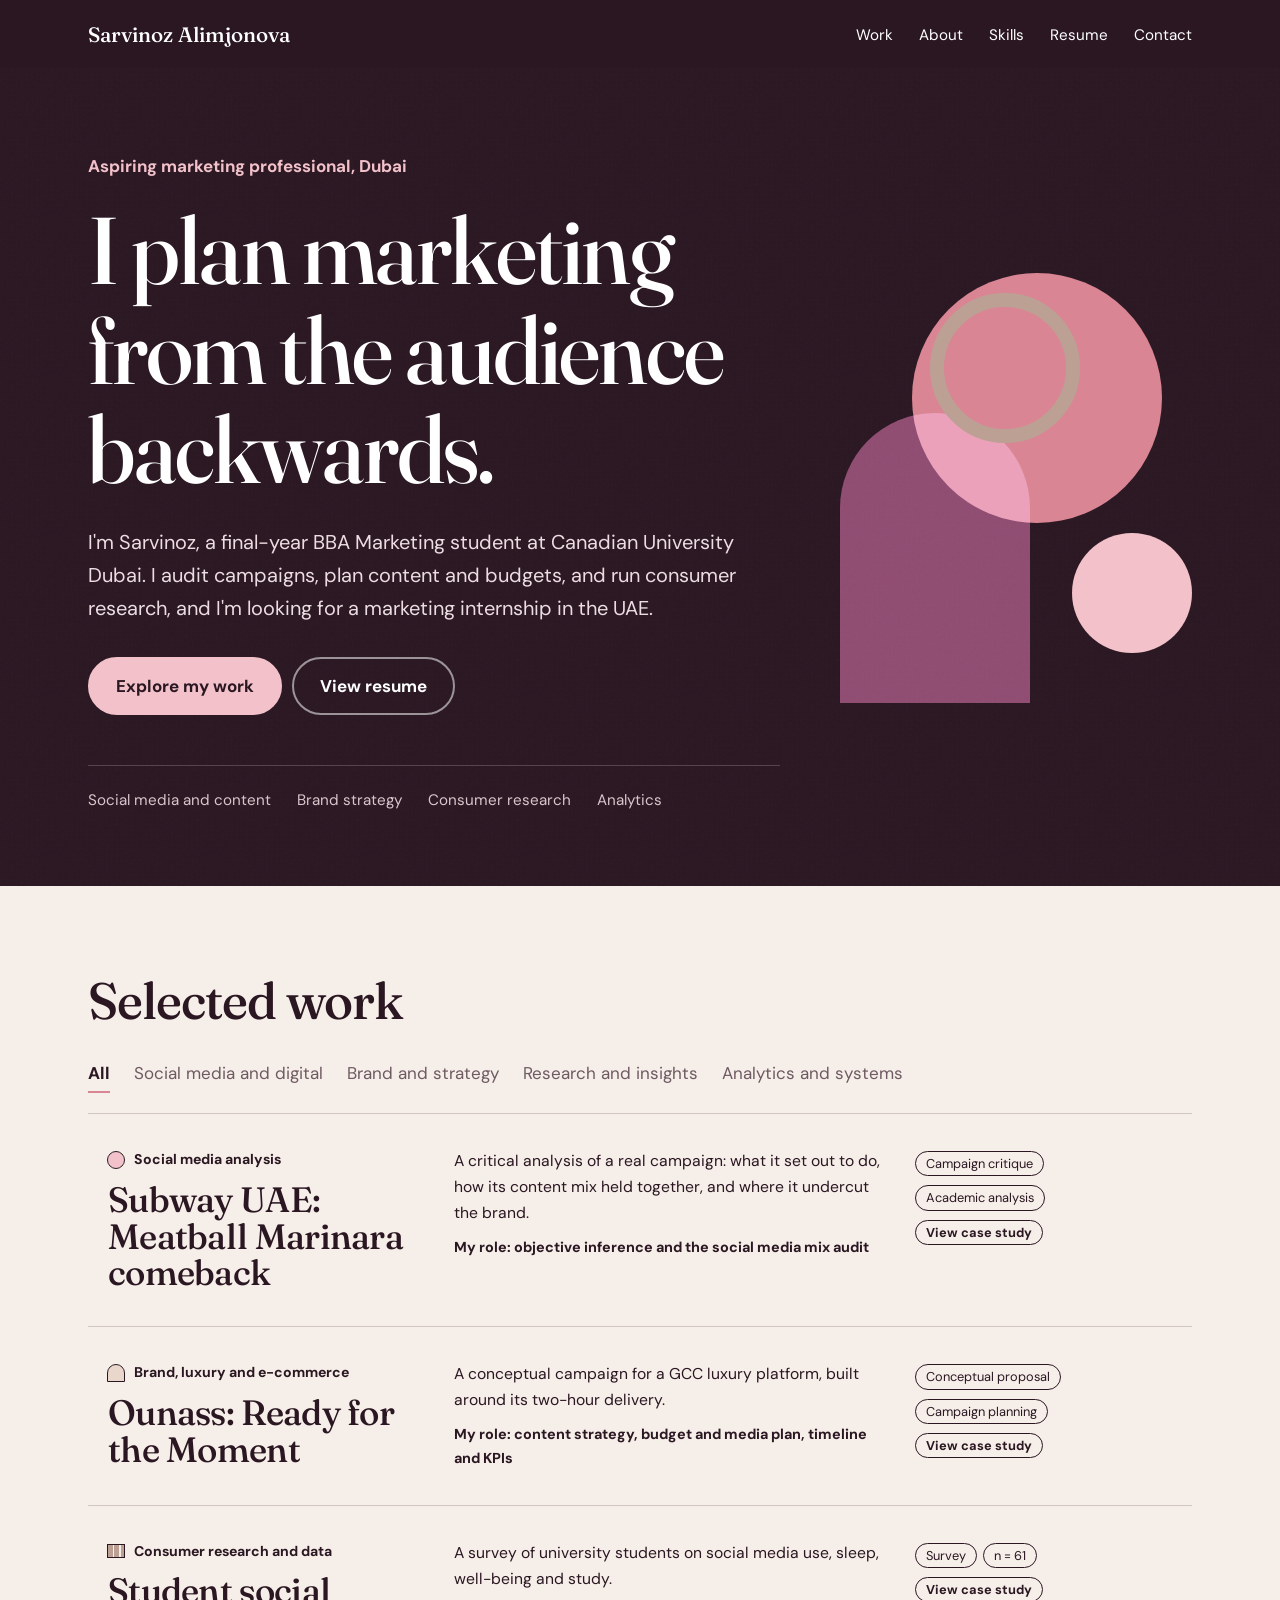
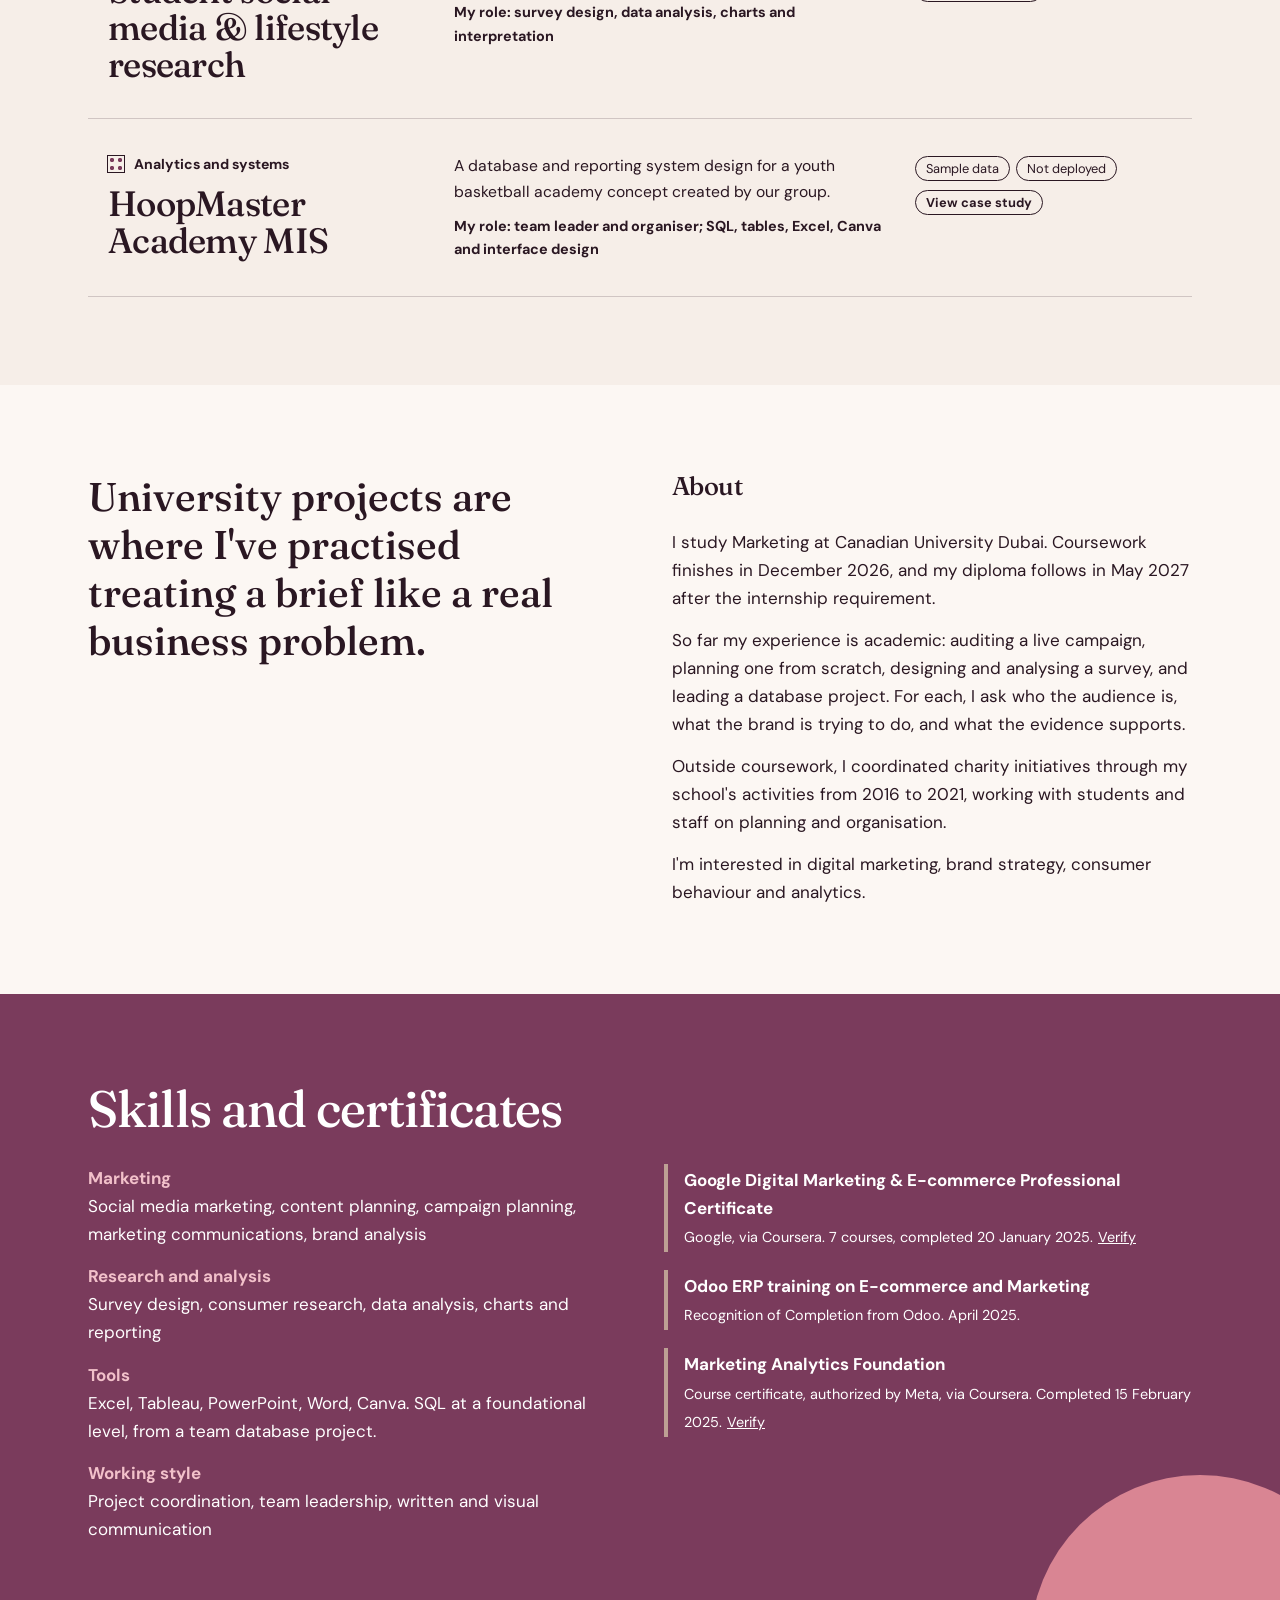
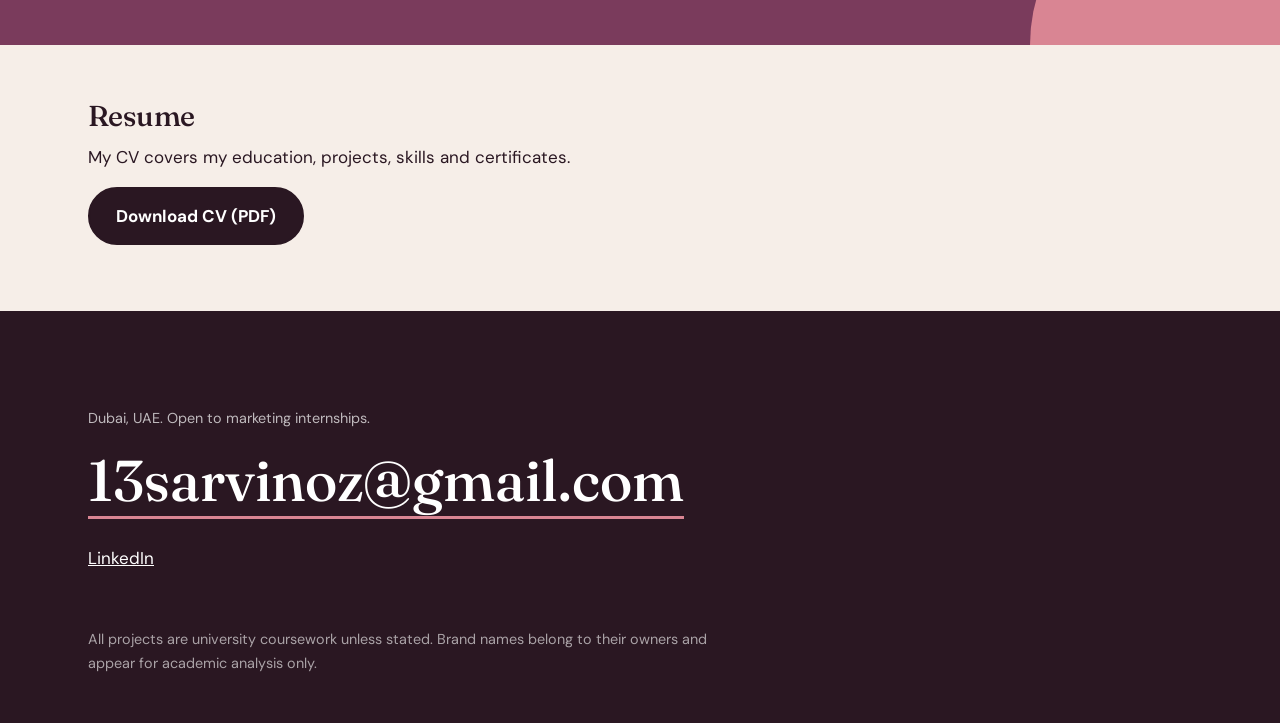
<file: index.html>
<!doctype html><html lang="en"><head><meta charset="utf-8"><meta name="viewport" content="width=device-width,initial-scale=1">
<title>Sarvinoz Alimjonova | Marketing Portfolio, Dubai</title><meta name="description" content="Portfolio of Sarvinoz Alimjonova, a final-year BBA Marketing student in Dubai: social media strategy, brand analysis and consumer research.">
<link rel="icon" href="data:image/svg+xml,%3Csvg xmlns='http://www.w3.org/2000/svg' viewBox='0 0 64 64'%3E%3Crect width='64' height='64' rx='32' fill='%23ff5d73'/%3E%3Ctext x='32' y='44' font-size='32' text-anchor='middle' fill='%232a1722' font-family='Georgia'%3ESA%3C/text%3E%3C/svg%3E">
<link rel="preconnect" href="https://fonts.googleapis.com"><link rel="preconnect" href="https://fonts.gstatic.com" crossorigin>
<link href="https://fonts.googleapis.com/css2?family=DM+Sans:wght@400;500;700&family=Fraunces:opsz,wght@9..144,400;9..144,500;9..144,600&display=swap" rel="stylesheet">
<link rel="stylesheet" href="css/style.css"></head><body>
<header class="top"><div class="wrap"><a class="brand" href="index.html">Sarvinoz Alimjonova</a><nav aria-label="Main"><ul><li><a href="index.html#work">Work</a></li><li><a href="index.html#about">About</a></li><li><a href="index.html#skills">Skills</a></li><li><a href="index.html#resume">Resume</a></li><li><a href="index.html#contact">Contact</a></li></ul></nav></div></header><main>
<section class="hero"><div class="wrap"><div><p class="role">Aspiring marketing professional, Dubai</p>
<h1>I plan marketing from the audience backwards.</h1>
<p class="lead">I'm Sarvinoz, a final-year BBA Marketing student at Canadian University Dubai. I audit campaigns, plan content and budgets, and run consumer research, and I'm looking for a marketing internship in the UAE.</p>
<a class="btn" href="#work">Explore my work</a><a class="btn alt" href="#resume">View resume</a>
<div class="lenses"><span>Social media and content</span><span>Brand strategy</span><span>Consumer research</span><span>Analytics</span></div></div>
<div class="art" aria-hidden="true"><i class="a"></i><i class="b"></i><i class="d"></i><i class="c"></i></div></div></section>
<section id="work"><div class="wrap"><h2>Selected work</h2>
<div class="filters" role="group" aria-label="Filter projects"><button data-f="all" aria-pressed="true">All</button><button data-f="social" aria-pressed="false">Social media and digital</button><button data-f="brand" aria-pressed="false">Brand and strategy</button><button data-f="research" aria-pressed="false">Research and insights</button><button data-f="analytics" aria-pressed="false">Analytics and systems</button></div>
<ul class="work"><li data-tags="social brand"><a href="subway.html" style="--c:var(--blush);--t:var(--ink)"><div><span class="cat"><span class="g circle"></span>Social media analysis</span><h3>Subway UAE: Meatball Marinara comeback</h3></div><div><p>A critical analysis of a real campaign: what it set out to do, how its content mix held together, and where it undercut the brand.</p><p class="role-l" style="margin-top:10px">My role: objective inference and the social media mix audit</p></div><div class="tags"><span>Campaign critique</span><span>Academic analysis</span><span class="view">View case study</span></div></a></li><li data-tags="social brand"><a href="ounass.html" style="--c:var(--sand);--t:var(--ink)"><div><span class="cat"><span class="g arch"></span>Brand, luxury and e-commerce</span><h3>Ounass: Ready for the Moment</h3></div><div><p>A conceptual campaign for a GCC luxury platform, built around its two-hour delivery.</p><p class="role-l" style="margin-top:10px">My role: content strategy, budget and media plan, timeline and KPIs</p></div><div class="tags"><span>Conceptual proposal</span><span>Campaign planning</span><span class="view">View case study</span></div></a></li><li data-tags="research analytics"><a href="research.html" style="--c:var(--taupe);--t:var(--ink)"><div><span class="cat"><span class="g bars"></span>Consumer research and data</span><h3>Student social media &amp; lifestyle research</h3></div><div><p>A survey of university students on social media use, sleep, well-being and study.</p><p class="role-l" style="margin-top:10px">My role: survey design, data analysis, charts and interpretation</p></div><div class="tags"><span>Survey</span><span>n = 61</span><span class="view">View case study</span></div></a></li><li data-tags="analytics"><a href="hoopmaster.html" style="--c:var(--plum);--t:#fff"><div><span class="cat"><span class="g grid"></span>Analytics and systems</span><h3>HoopMaster Academy MIS</h3></div><div><p>A database and reporting system design for a youth basketball academy concept created by our group.</p><p class="role-l" style="margin-top:10px">My role: team leader and organiser; SQL, tables, Excel, Canva and interface design</p></div><div class="tags"><span>Sample data</span><span>Not deployed</span><span class="view">View case study</span></div></a></li></ul></div></section>
<section id="about" style="background:#fcf7f3"><div class="wrap about"><p class="statement">University projects are where I've practised treating a brief like a real business problem.</p><div>
<h2 style="font-size:1.6rem">About</h2><p>I study Marketing at Canadian University Dubai. Coursework finishes in December 2026, and my diploma follows in May 2027 after the internship requirement.</p>
<p>So far my experience is academic: auditing a live campaign, planning one from scratch, designing and analysing a survey, and leading a database project. For each, I ask who the audience is, what the brand is trying to do, and what the evidence supports.</p>
<p>Outside coursework, I coordinated charity initiatives through my school's activities from 2016 to 2021, working with students and staff on planning and organisation.</p><p>I'm interested in digital marketing, brand strategy, consumer behaviour and analytics.</p></div></div></section>
<section id="skills" class="band"><div class="wrap"><h2>Skills and certificates</h2><div class="skills"><dl>
<dt>Marketing</dt><dd>Social media marketing, content planning, campaign planning, marketing communications, brand analysis</dd>
<dt>Research and analysis</dt><dd>Survey design, consumer research, data analysis, charts and reporting</dd>
<dt>Tools</dt><dd>Excel, Tableau, PowerPoint, Word, Canva. SQL at a foundational level, from a team database project.</dd>
<dt>Working style</dt><dd>Project coordination, team leadership, written and visual communication</dd></dl>
<ul class="certs"><li><strong>Google Digital Marketing &amp; E-commerce Professional Certificate</strong><br><span class="small">Google, via Coursera. 7 courses, completed 20 January 2025.</span> <a class="small" href="https://coursera.org/verify/professional-cert/BP2PAMM4IG8X">Verify</a></li>
<li><strong>Odoo ERP training on E-commerce and Marketing</strong><br><span class="small">Recognition of Completion from Odoo. April 2025.</span></li><li><strong>Marketing Analytics Foundation</strong><br><span class="small">Course certificate, authorized by Meta, via Coursera. Completed 15 February 2025.</span> <a class="small" href="https://coursera.org/verify/98EJI4QJBZ8F">Verify</a></li></ul></div></div></section>
<section id="resume" style="padding:56px 0"><div class="wrap"><h2 style="font-size:1.8rem;margin-bottom:12px">Resume</h2><p>My CV covers my education, projects, skills and certificates.</p><p style="margin-top:16px"><a class="btn" style="background:var(--ink);border-color:var(--ink);color:#fff" href="assets/Sarvinoz-Alimjonova-CV.pdf" download>Download CV (PDF)</a></p></div></section>
</main><footer id="contact"><div class="wrap"><p class="small" style="opacity:.7;margin-bottom:14px">Dubai, UAE. Open to marketing internships.</p><a class="mail" href="mailto:13sarvinoz@gmail.com">13sarvinoz@gmail.com</a><p style="margin-top:28px"><a href="https://www.linkedin.com/in/sarvinoz-alimjanova">LinkedIn</a></p><p class="small" style="opacity:.6;margin-top:56px">All projects are university coursework unless stated. Brand names belong to their owners and appear for academic analysis only.</p></div></footer><script src="js/main.js"></script></body></html>
</file>
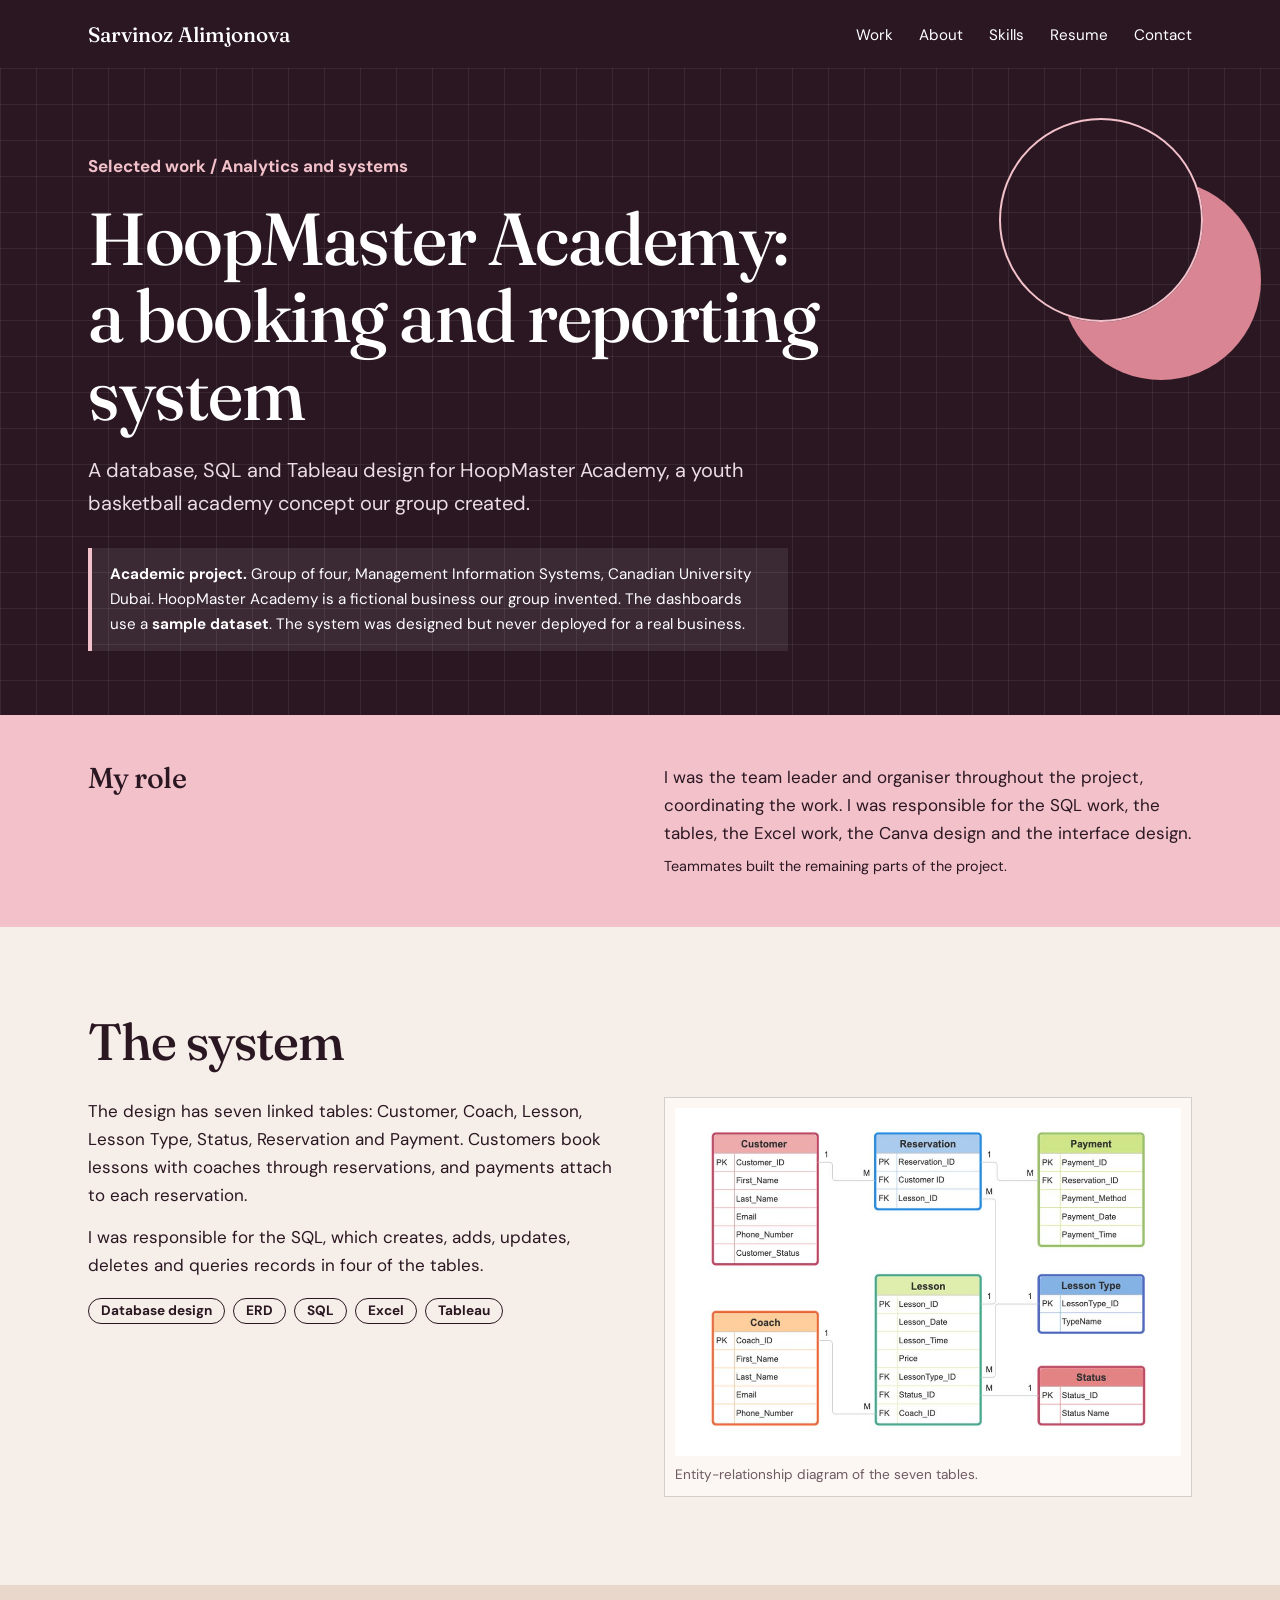
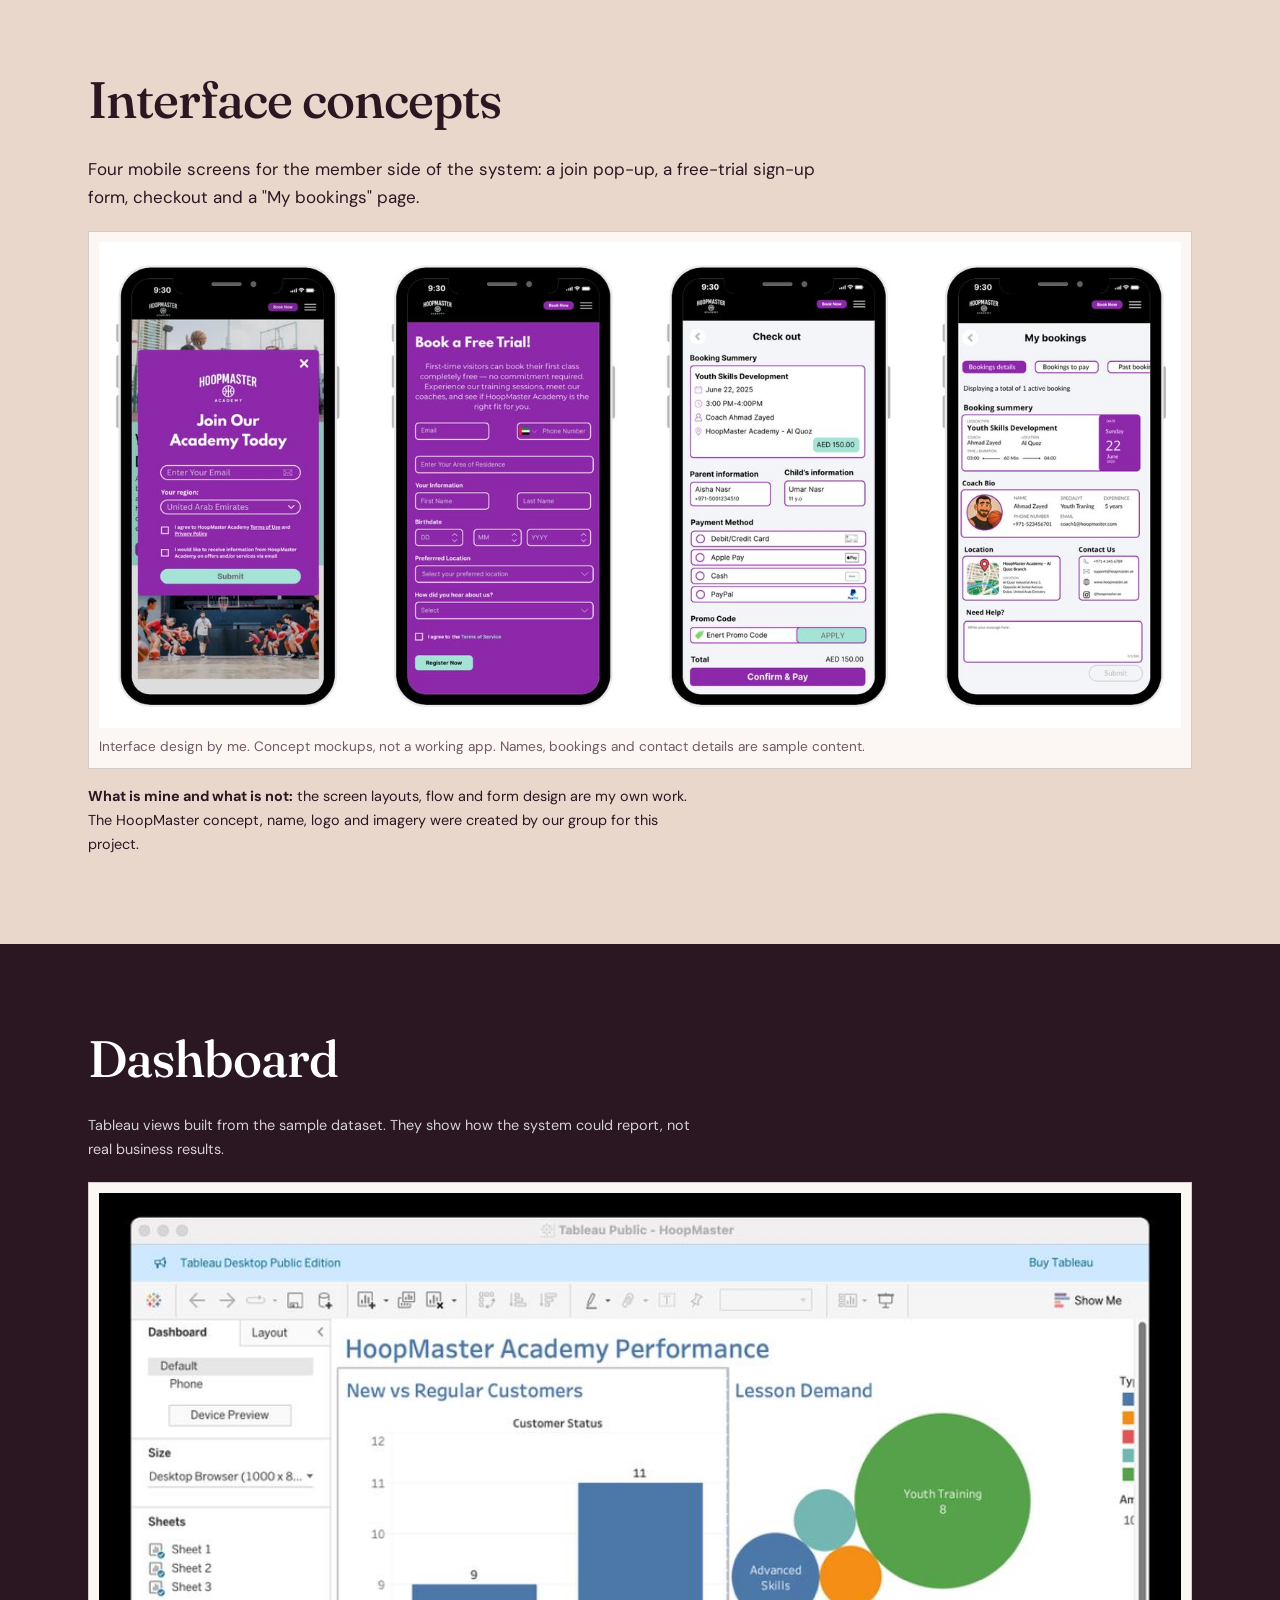
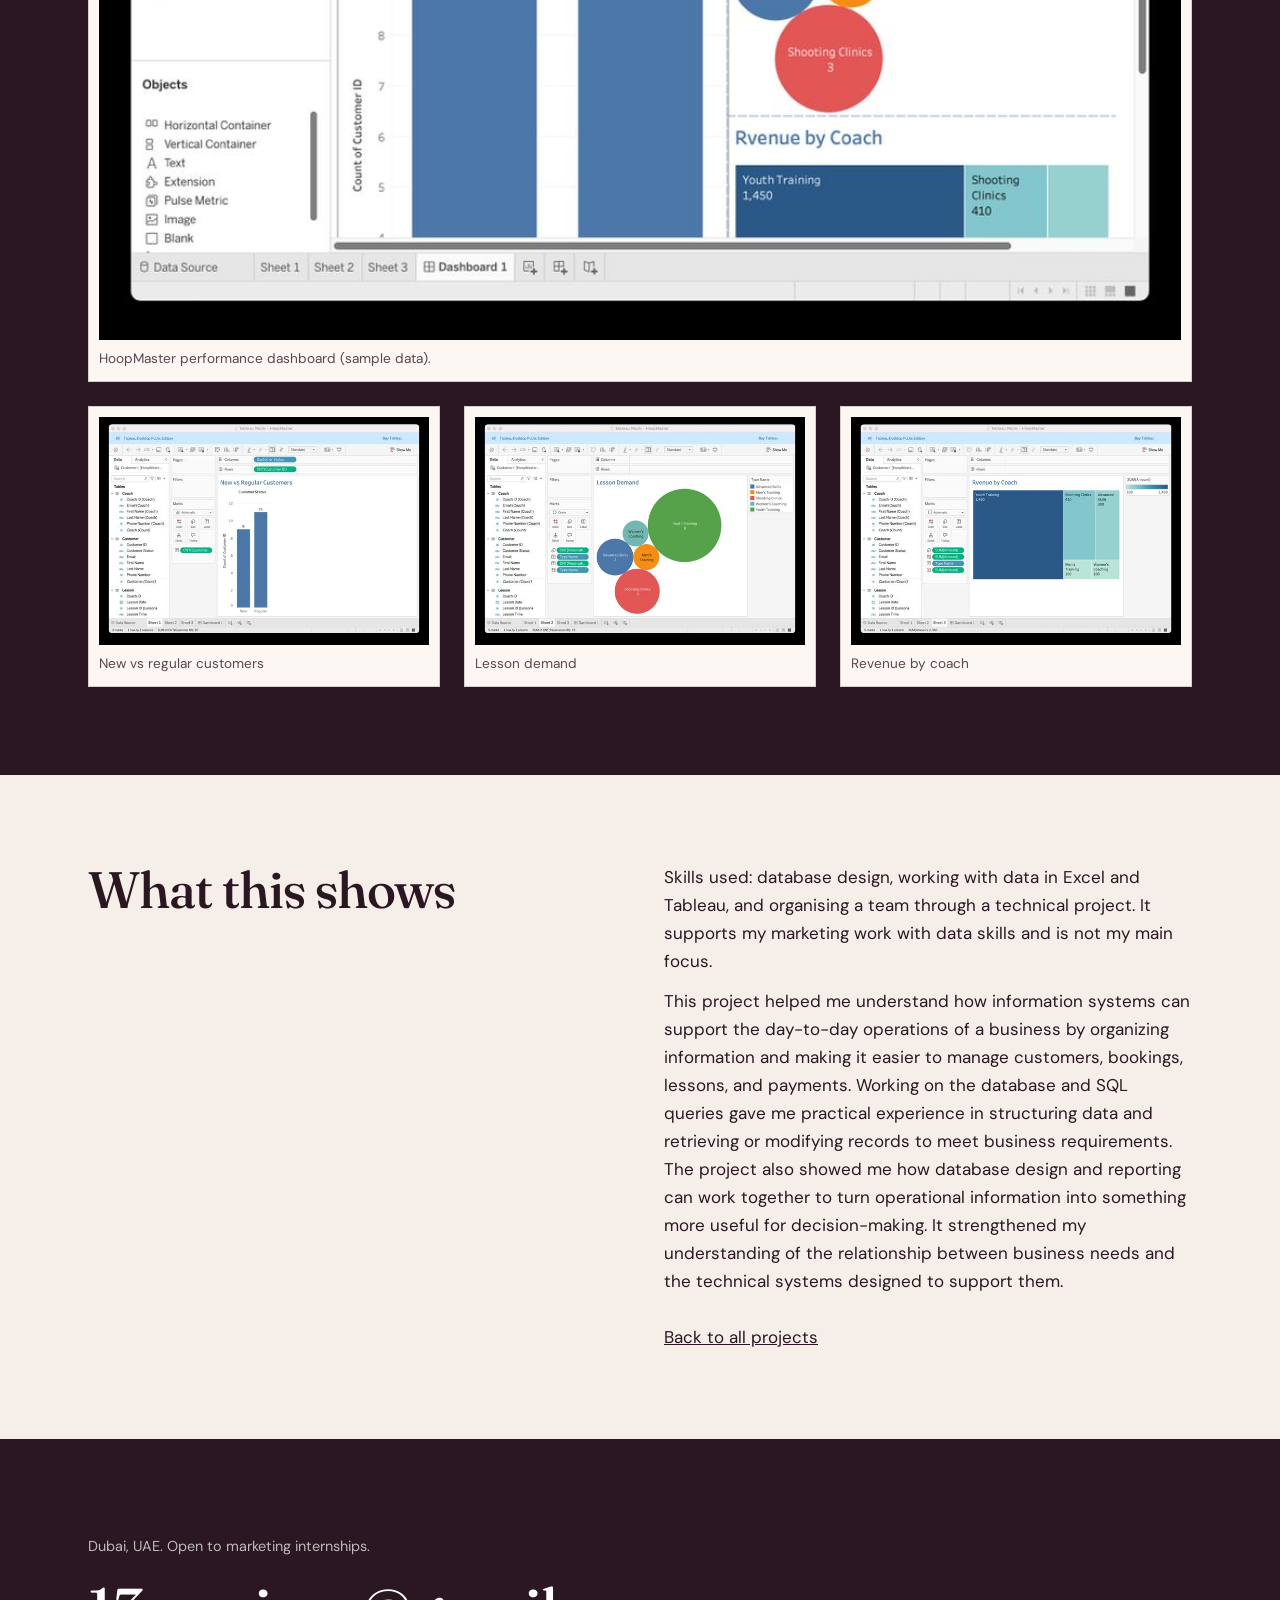
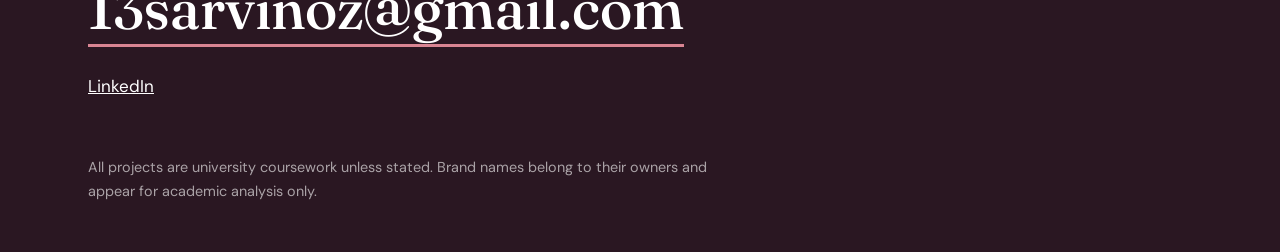
<file: hoopmaster.html>
<!doctype html><html lang="en"><head><meta charset="utf-8"><meta name="viewport" content="width=device-width,initial-scale=1">
<title>HoopMaster Academy MIS | Sarvinoz Alimjonova</title><meta name="description" content="University MIS project: database design, ERD, SQL and Tableau dashboard for a youth basketball academy scenario.">
<link rel="icon" href="data:image/svg+xml,%3Csvg xmlns='http://www.w3.org/2000/svg' viewBox='0 0 64 64'%3E%3Crect width='64' height='64' rx='32' fill='%23ff5d73'/%3E%3Ctext x='32' y='44' font-size='32' text-anchor='middle' fill='%232a1722' font-family='Georgia'%3ESA%3C/text%3E%3C/svg%3E">
<link rel="preconnect" href="https://fonts.googleapis.com"><link rel="preconnect" href="https://fonts.gstatic.com" crossorigin>
<link href="https://fonts.googleapis.com/css2?family=DM+Sans:wght@400;500;700&family=Fraunces:opsz,wght@9..144,400;9..144,500;9..144,600&display=swap" rel="stylesheet">
<link rel="stylesheet" href="css/style.css"></head><body>
<header class="top"><div class="wrap"><a class="brand" href="index.html">Sarvinoz Alimjonova</a><nav aria-label="Main"><ul><li><a href="index.html#work">Work</a></li><li><a href="index.html#about">About</a></li><li><a href="index.html#skills">Skills</a></li><li><a href="index.html#resume">Resume</a></li><li><a href="index.html#contact">Contact</a></li></ul></nav></div></header><main><article>
<section class="pg-hero hm-hero"><div class="wrap"><p class="role" style="color:var(--blush)"><a href="index.html#work" style="text-decoration:none">Selected work</a> / Analytics and systems</p>
<h1>HoopMaster Academy: a booking and reporting system</h1><p class="lead" style="margin-top:22px;max-width:50ch">A database, SQL and Tableau design for HoopMaster Academy, a youth basketball academy concept our group created.</p>
<div class="notice"><strong>Academic project.</strong> Group of four, Management Information Systems, Canadian University Dubai. HoopMaster Academy is a fictional business our group invented. The dashboards use a <strong>sample dataset</strong>. The system was designed but never deployed for a real business.</div></div></section>
<section style="background:var(--blush);padding:48px 0"><div class="wrap cols2"><h2 style="margin:0;font-size:1.8rem">My role</h2><div><p>I was the team leader and organiser throughout the project, coordinating the work. I was responsible for the SQL work, the tables, the Excel work, the Canva design and the interface design.</p><p class="small" style="margin-top:8px">Teammates built the remaining parts of the project.</p></div></div></section>
<section><div class="wrap"><h2>The system</h2><div class="cols2"><div><p>The design has seven linked tables: Customer, Coach, Lesson, Lesson Type, Status, Reservation and Payment. Customers book lessons with coaches through reservations, and payments attach to each reservation.</p><p>I was responsible for the SQL, which creates, adds, updates, deletes and queries records in four of the tables.</p><div class="tag-row" style="margin-top:16px"><span>Database design</span><span>ERD</span><span>SQL</span><span>Excel</span><span>Tableau</span></div></div>
<figure class="shot"><img src="assets/hm-erd.jpg" alt="Entity relationship diagram with seven tables" loading="lazy"><figcaption>Entity-relationship diagram of the seven tables.</figcaption></figure></div></div></section>
<section style="background:var(--sand)"><div class="wrap"><h2>Interface concepts</h2><p style="margin-bottom:20px">Four mobile screens for the member side of the system: a join pop-up, a free-trial sign-up form, checkout and a "My bookings" page.</p><figure class="shot scrollx"><img src="assets/hm-interface.jpg" alt="Four mobile interface mockups: join pop-up, book a free trial, checkout, my bookings" loading="lazy"><figcaption>Interface design by me. Concept mockups, not a working app. Names, bookings and contact details are sample content.</figcaption></figure><p class="small" style="margin-top:16px"><strong>What is mine and what is not:</strong> the screen layouts, flow and form design are my own work. The HoopMaster concept, name, logo and imagery were created by our group for this project.</p></div></section><section class="dark"><div class="wrap"><h2>Dashboard</h2><p class="small" style="opacity:.8;margin-bottom:20px">Tableau views built from the sample dataset. They show how the system could report, not real business results.</p>
<figure class="shot"><img src="assets/hm-dashboard.jpg" alt="Tableau dashboard: new vs regular customers, lesson demand, revenue by coach" loading="lazy"><figcaption>HoopMaster performance dashboard (sample data).</figcaption></figure>
<div class="cols3" style="margin-top:24px"><figure class="shot"><img src="assets/hm-chart-customers.jpg" alt="Bar chart of new versus regular customers" loading="lazy"><figcaption>New vs regular customers</figcaption></figure><figure class="shot"><img src="assets/hm-chart-lessons.jpg" alt="Bubble chart of lesson demand" loading="lazy"><figcaption>Lesson demand</figcaption></figure><figure class="shot"><img src="assets/hm-chart-coach.jpg" alt="Treemap of revenue by coach" loading="lazy"><figcaption>Revenue by coach</figcaption></figure></div></div></section>
<section><div class="wrap cols2"><h2>What this shows</h2><div><p>Skills used: database design, working with data in Excel and Tableau, and organising a team through a technical project. It supports my marketing work with data skills and is not my main focus.</p><p style="margin-top:12px">This project helped me understand how information systems can support the day-to-day operations of a business by organizing information and making it easier to manage customers, bookings, lessons, and payments. Working on the database and SQL queries gave me practical experience in structuring data and retrieving or modifying records to meet business requirements. The project also showed me how database design and reporting can work together to turn operational information into something more useful for decision-making. It strengthened my understanding of the relationship between business needs and the technical systems designed to support them.</p><p style="margin-top:28px"><a href="index.html#work">Back to all projects</a></p></div></div></section></article></main><footer id="contact"><div class="wrap"><p class="small" style="opacity:.7;margin-bottom:14px">Dubai, UAE. Open to marketing internships.</p><a class="mail" href="mailto:13sarvinoz@gmail.com">13sarvinoz@gmail.com</a><p style="margin-top:28px"><a href="https://www.linkedin.com/in/sarvinoz-alimjanova">LinkedIn</a></p><p class="small" style="opacity:.6;margin-top:56px">All projects are university coursework unless stated. Brand names belong to their owners and appear for academic analysis only.</p></div></footer></body></html>
</file>
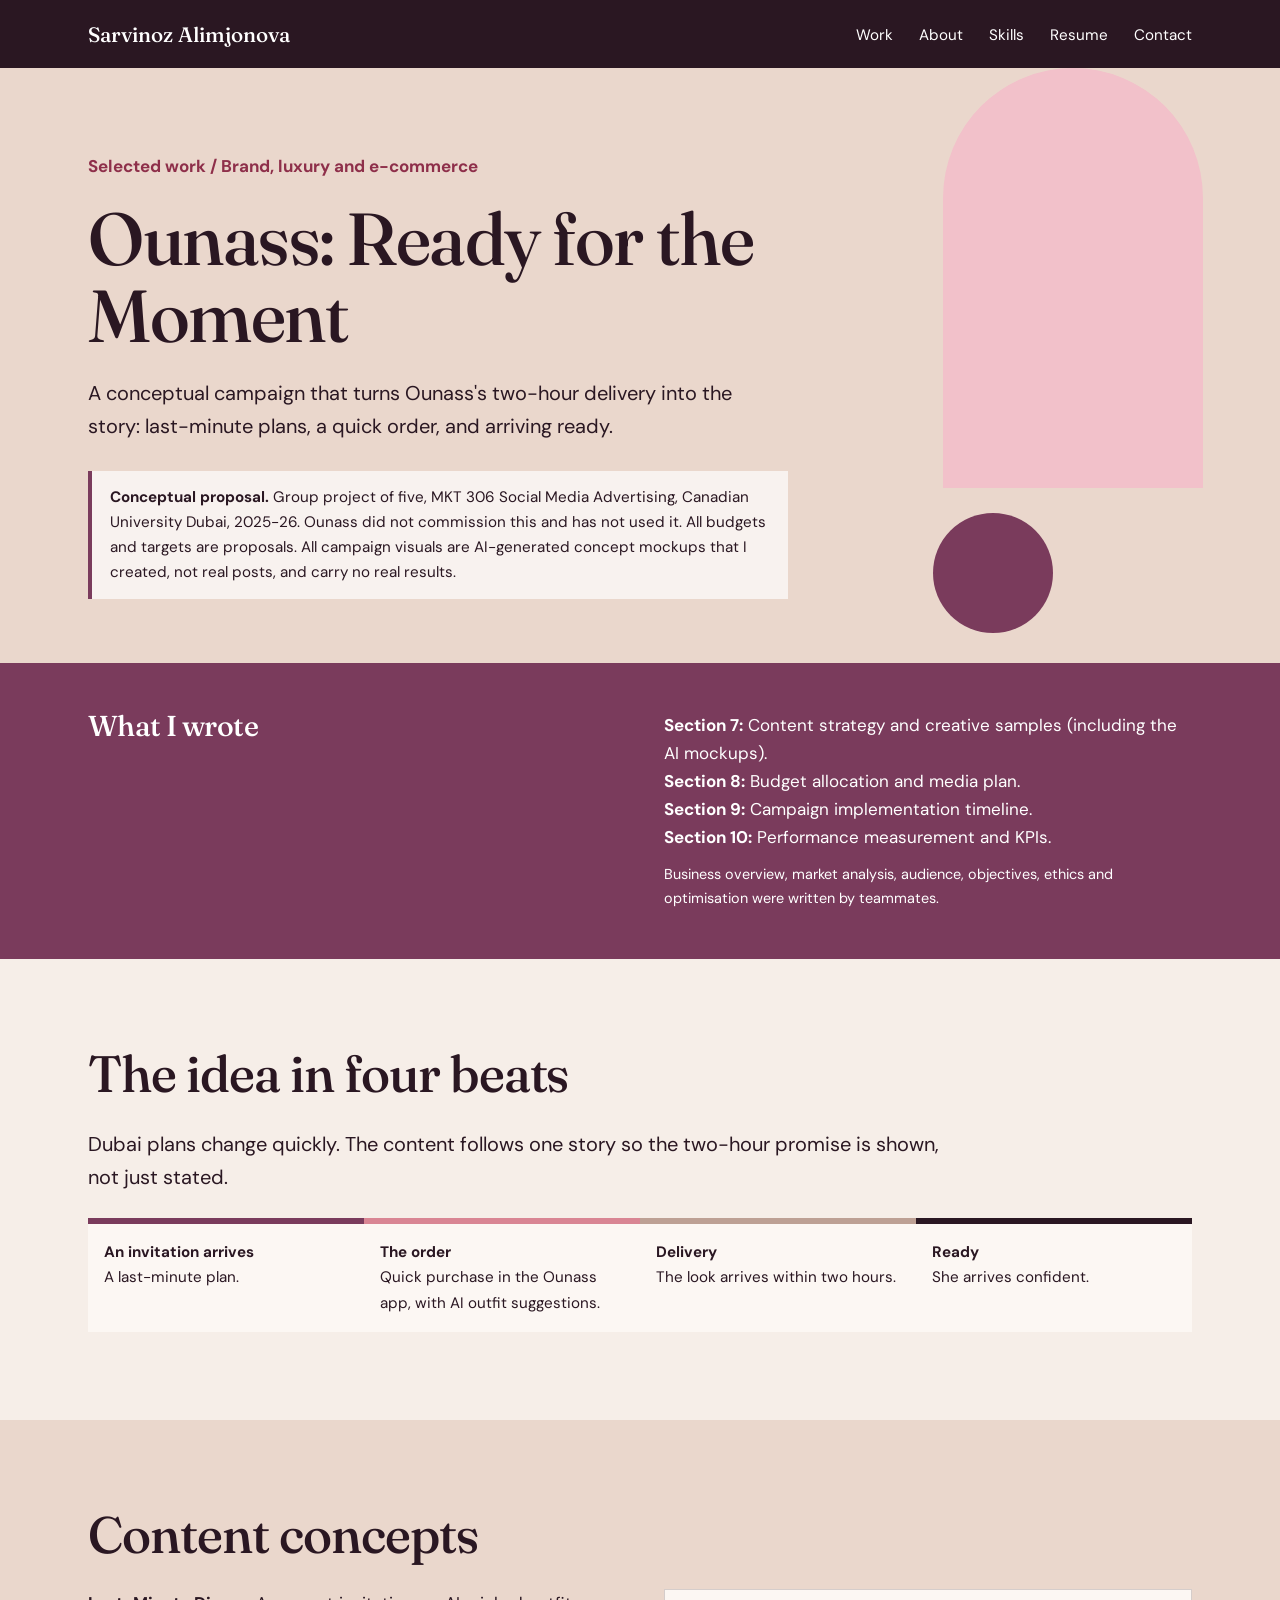
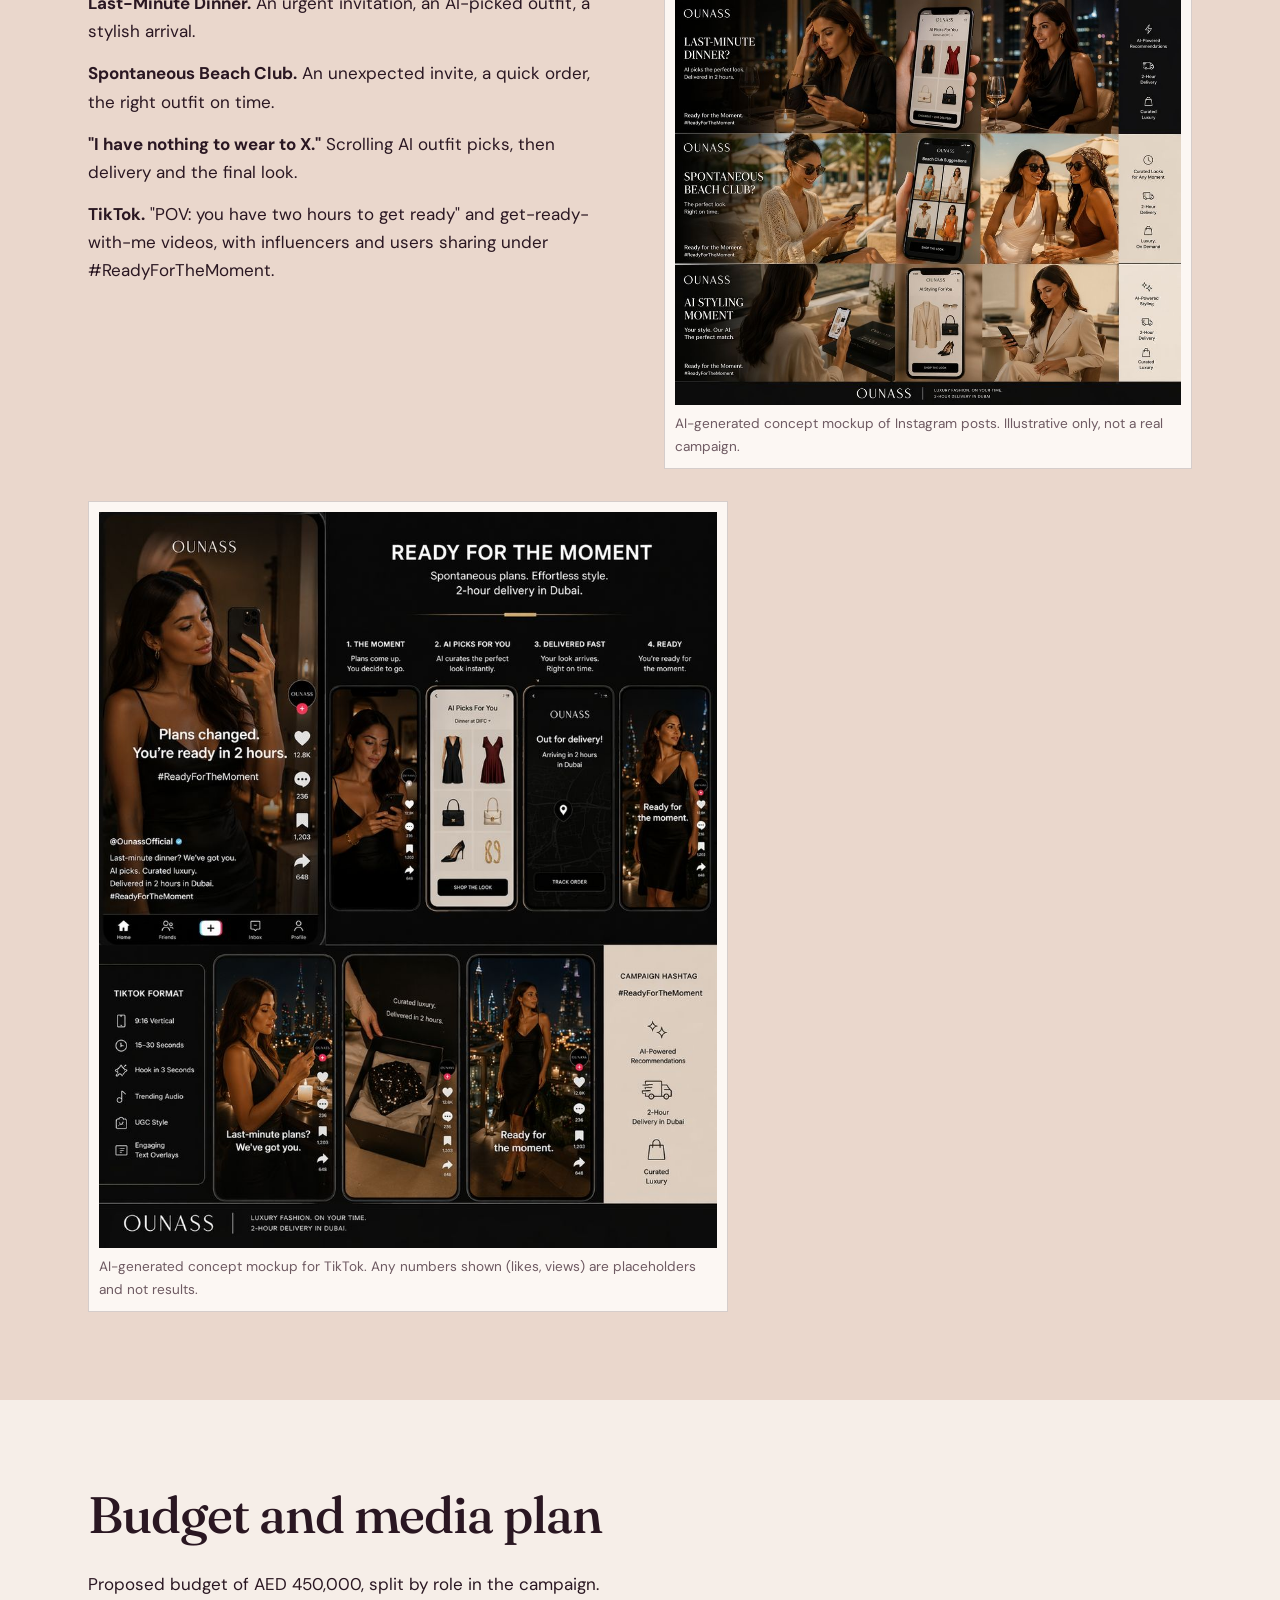
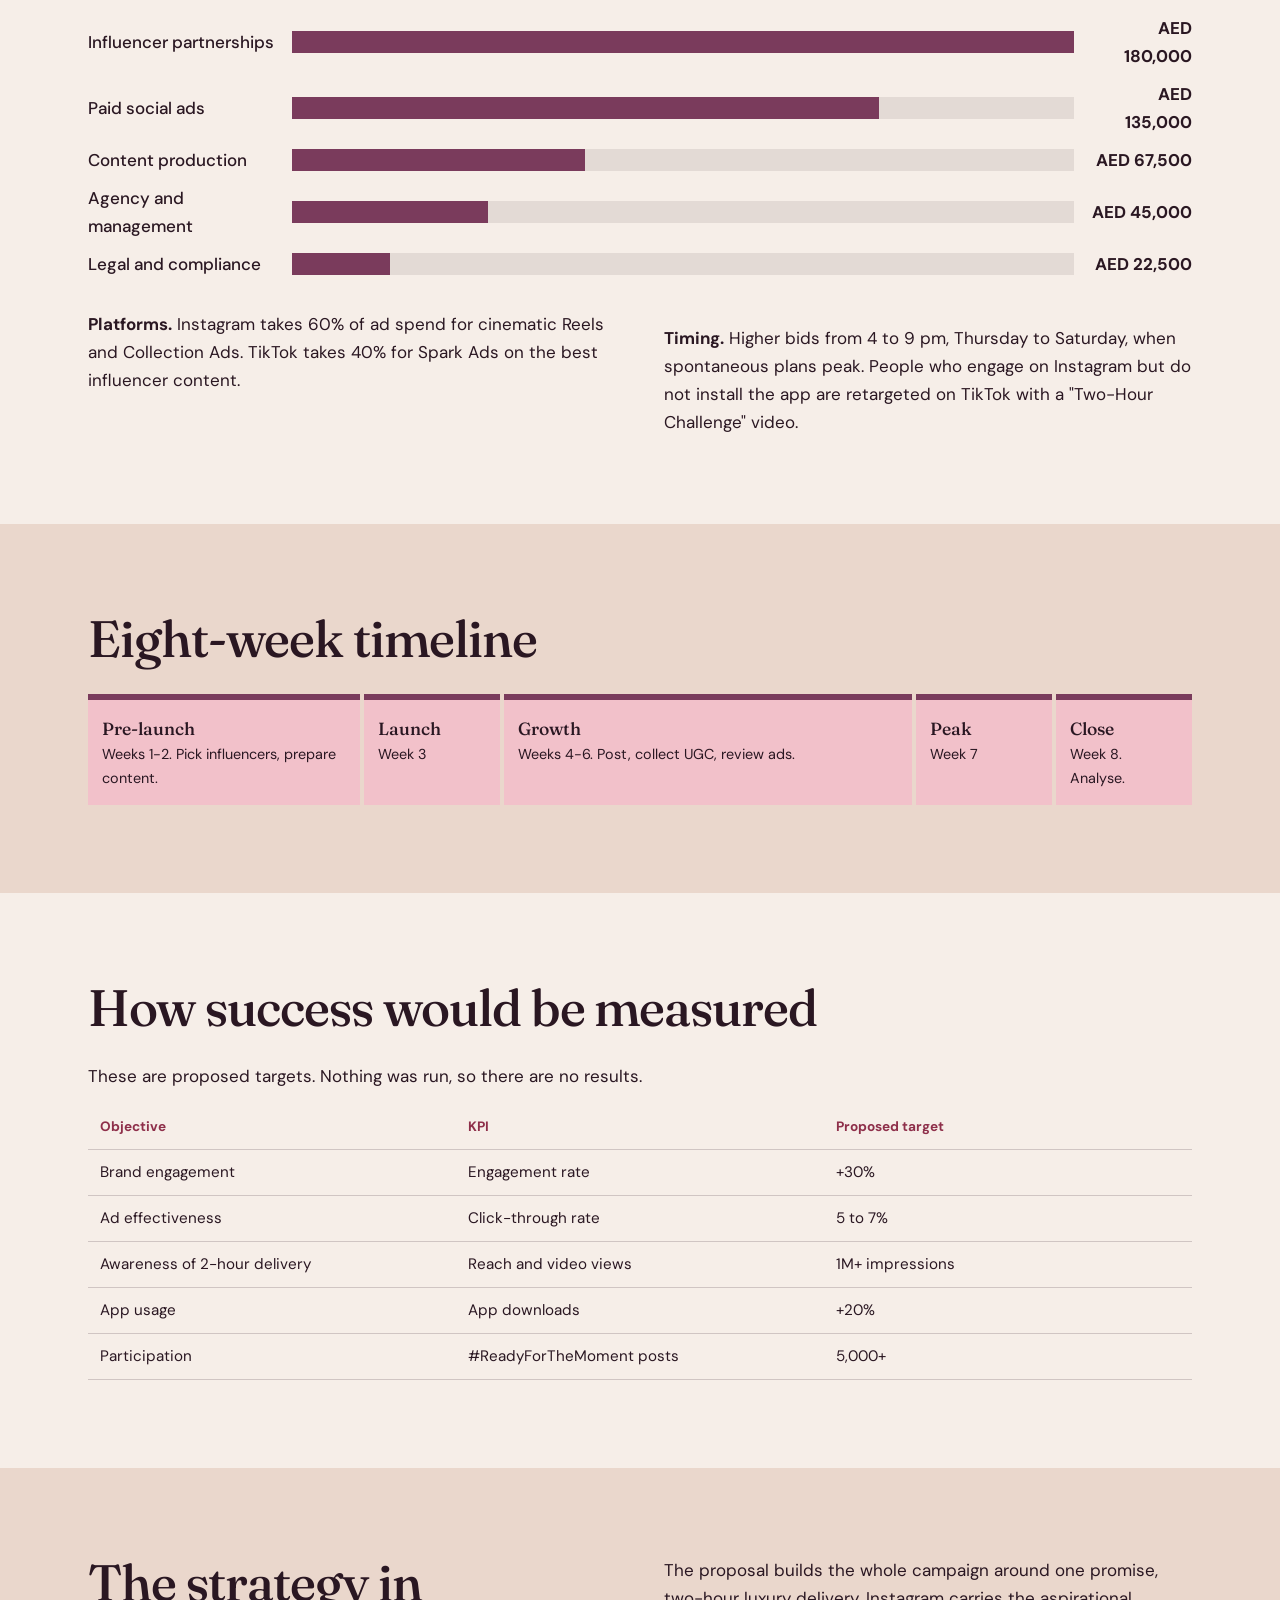
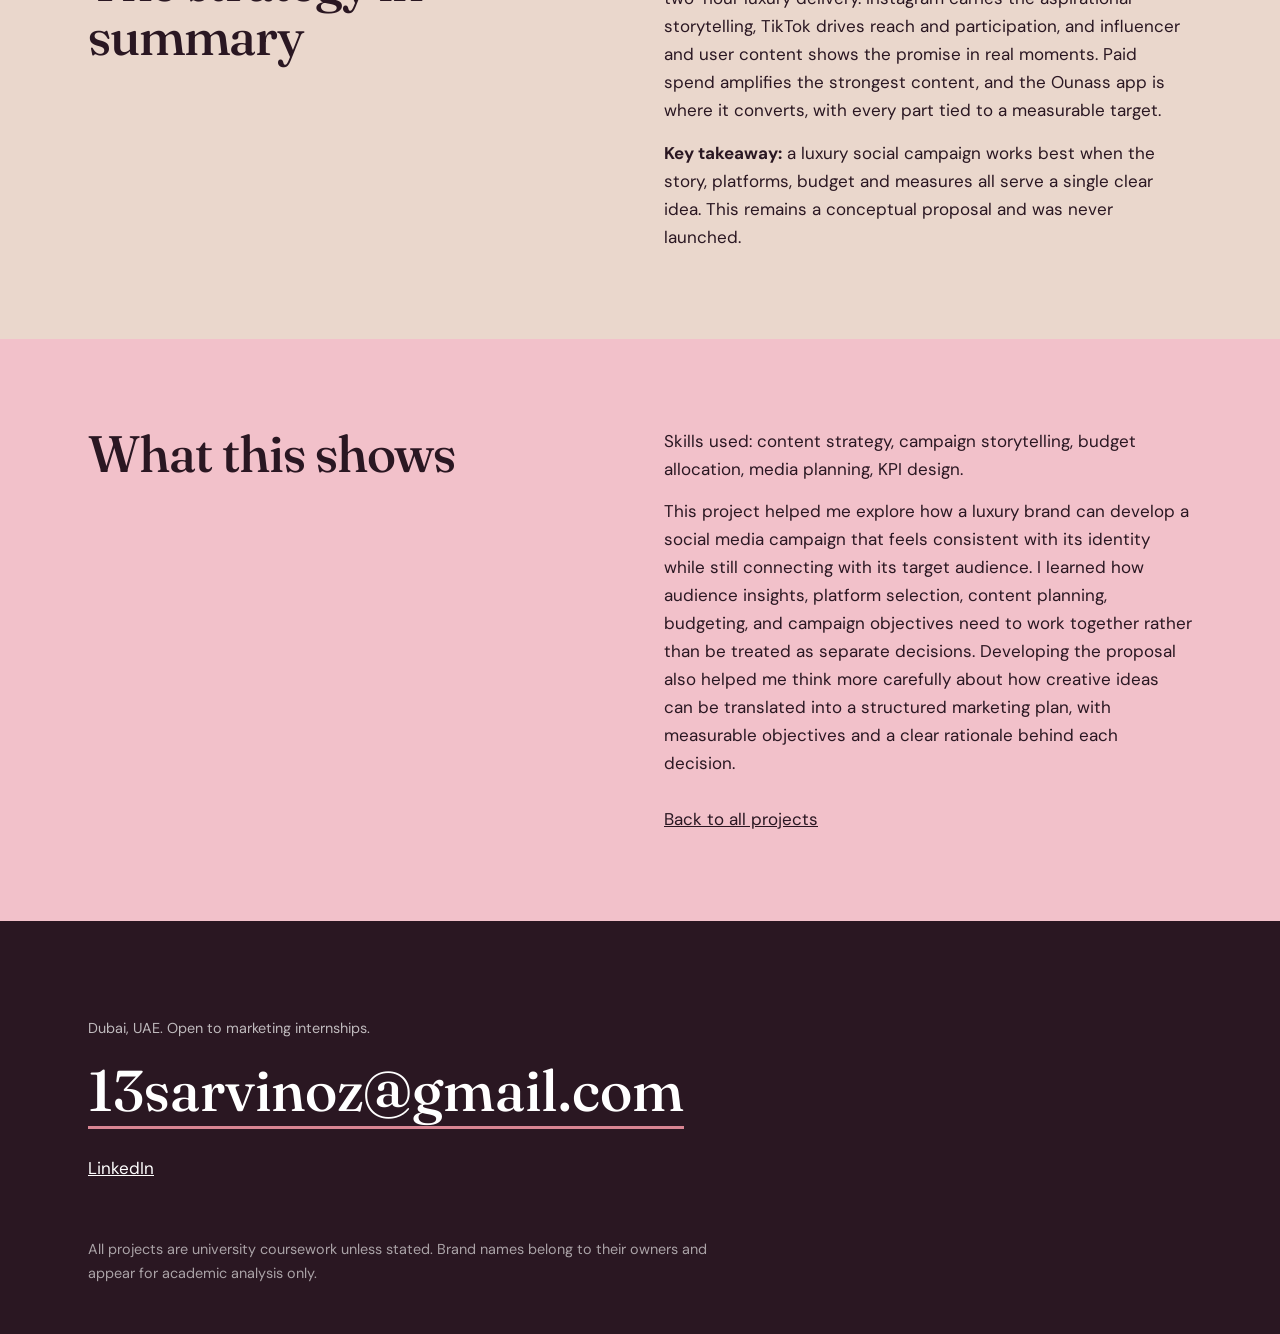
<file: ounass.html>
<!doctype html><html lang="en"><head><meta charset="utf-8"><meta name="viewport" content="width=device-width,initial-scale=1">
<title>Ounass: Ready for the Moment | Sarvinoz Alimjonova</title><meta name="description" content="Conceptual social media campaign for Ounass: content strategy, budget, timeline and KPIs.">
<link rel="icon" href="data:image/svg+xml,%3Csvg xmlns='http://www.w3.org/2000/svg' viewBox='0 0 64 64'%3E%3Crect width='64' height='64' rx='32' fill='%23ff5d73'/%3E%3Ctext x='32' y='44' font-size='32' text-anchor='middle' fill='%232a1722' font-family='Georgia'%3ESA%3C/text%3E%3C/svg%3E">
<link rel="preconnect" href="https://fonts.googleapis.com"><link rel="preconnect" href="https://fonts.gstatic.com" crossorigin>
<link href="https://fonts.googleapis.com/css2?family=DM+Sans:wght@400;500;700&family=Fraunces:opsz,wght@9..144,400;9..144,500;9..144,600&display=swap" rel="stylesheet">
<link rel="stylesheet" href="css/style.css"></head><body>
<header class="top"><div class="wrap"><a class="brand" href="index.html">Sarvinoz Alimjonova</a><nav aria-label="Main"><ul><li><a href="index.html#work">Work</a></li><li><a href="index.html#about">About</a></li><li><a href="index.html#skills">Skills</a></li><li><a href="index.html#resume">Resume</a></li><li><a href="index.html#contact">Contact</a></li></ul></nav></div></header><main><article>
<section class="pg-hero oun-hero"><div class="wrap"><p class="role" style="color:var(--burg)"><a href="index.html#work" style="text-decoration:none">Selected work</a> / Brand, luxury and e-commerce</p>
<h1>Ounass: Ready for the Moment</h1><p class="lead" style="margin-top:22px;max-width:48ch">A conceptual campaign that turns Ounass's two-hour delivery into the story: last-minute plans, a quick order, and arriving ready.</p>
<div class="notice" style="border-color:var(--plum)"><strong>Conceptual proposal.</strong> Group project of five, MKT 306 Social Media Advertising, Canadian University Dubai, 2025-26. Ounass did not commission this and has not used it. All budgets and targets are proposals. All campaign visuals are AI-generated concept mockups that I created, not real posts, and carry no real results.</div></div></section>
<section style="background:var(--plum);color:#fff;padding:48px 0"><div class="wrap cols2"><div><h2 style="margin:0;font-size:1.8rem">What I wrote</h2></div><div><p><strong>Section 7:</strong> Content strategy and creative samples (including the AI mockups).<br><strong>Section 8:</strong> Budget allocation and media plan.<br><strong>Section 9:</strong> Campaign implementation timeline.<br><strong>Section 10:</strong> Performance measurement and KPIs.</p><p class="small" style="margin-top:12px">Business overview, market analysis, audience, objectives, ethics and optimisation were written by teammates.</p></div></div></section>
<section><div class="wrap"><h2>The idea in four beats</h2><p class="lead" style="margin-bottom:24px">Dubai plans change quickly. The content follows one story so the two-hour promise is shown, not just stated.</p>
<div class="step"><div><b>An invitation arrives</b><br>A last-minute plan.</div><div><b>The order</b><br>Quick purchase in the Ounass app, with AI outfit suggestions.</div><div><b>Delivery</b><br>The look arrives within two hours.</div><div><b>Ready</b><br>She arrives confident.</div></div></div></section>
<section style="background:var(--sand)"><div class="wrap"><h2>Content concepts</h2><div class="cols2"><div>
<p><strong>Last-Minute Dinner.</strong> An urgent invitation, an AI-picked outfit, a stylish arrival.</p><p><strong>Spontaneous Beach Club.</strong> An unexpected invite, a quick order, the right outfit on time.</p><p><strong>"I have nothing to wear to X."</strong> Scrolling AI outfit picks, then delivery and the final look.</p><p><strong>TikTok.</strong> "POV: you have two hours to get ready" and get-ready-with-me videos, with influencers and users sharing under #ReadyForTheMoment.</p></div>
<figure class="shot"><img src="assets/ounass-mock-instagram.jpg" alt="AI-generated concept mockups of three Instagram posts" loading="lazy"><figcaption>AI-generated concept mockup of Instagram posts. Illustrative only, not a real campaign.</figcaption></figure></div>
<figure class="shot" style="margin-top:32px;max-width:640px"><img src="assets/ounass-mock-tiktok.jpg" alt="AI-generated concept mockup of TikTok content" loading="lazy"><figcaption>AI-generated concept mockup for TikTok. Any numbers shown (likes, views) are placeholders and not results.</figcaption></figure></div></section>
<section><div class="wrap"><h2>Budget and media plan</h2><p>Proposed budget of AED 450,000, split by role in the campaign.</p><div style="margin-top:16px"><div class="bar"><b>Influencer partnerships</b><div><i style="width:100.0%"></i></div><em>AED 180,000</em></div><div class="bar"><b>Paid social ads</b><div><i style="width:75.0%"></i></div><em>AED 135,000</em></div><div class="bar"><b>Content production</b><div><i style="width:37.5%"></i></div><em>AED 67,500</em></div><div class="bar"><b>Agency and management</b><div><i style="width:25.0%"></i></div><em>AED 45,000</em></div><div class="bar"><b>Legal and compliance</b><div><i style="width:12.5%"></i></div><em>AED 22,500</em></div></div>
<div class="cols2" style="margin-top:32px"><p><strong>Platforms.</strong> Instagram takes 60% of ad spend for cinematic Reels and Collection Ads. TikTok takes 40% for Spark Ads on the best influencer content.</p><p><strong>Timing.</strong> Higher bids from 4 to 9 pm, Thursday to Saturday, when spontaneous plans peak. People who engage on Instagram but do not install the app are retargeted on TikTok with a "Two-Hour Challenge" video.</p></div></div></section>
<section style="background:var(--sand)"><div class="wrap"><h2>Eight-week timeline</h2><div class="tl"><div><b>Pre-launch</b>Weeks 1-2. Pick influencers, prepare content.</div><div><b>Launch</b>Week 3</div><div><b>Growth</b>Weeks 4-6. Post, collect UGC, review ads.</div><div><b>Peak</b>Week 7</div><div><b>Close</b>Week 8. Analyse.</div></div></div></section>
<section><div class="wrap"><h2>How success would be measured</h2><p>These are proposed targets. Nothing was run, so there are no results.</p>
<table><tr><th>Objective</th><th>KPI</th><th>Proposed target</th></tr><tr><td>Brand engagement</td><td>Engagement rate</td><td>+30%</td></tr><tr><td>Ad effectiveness</td><td>Click-through rate</td><td>5 to 7%</td></tr><tr><td>Awareness of 2-hour delivery</td><td>Reach and video views</td><td>1M+ impressions</td></tr><tr><td>App usage</td><td>App downloads</td><td>+20%</td></tr><tr><td>Participation</td><td>#ReadyForTheMoment posts</td><td>5,000+</td></tr></table>
</div></section>
<section style="background:var(--sand)"><div class="wrap cols2"><h2>The strategy in summary</h2><div><p>The proposal builds the whole campaign around one promise, two-hour luxury delivery. Instagram carries the aspirational storytelling, TikTok drives reach and participation, and influencer and user content shows the promise in real moments. Paid spend amplifies the strongest content, and the Ounass app is where it converts, with every part tied to a measurable target.</p><p><strong>Key takeaway:</strong> a luxury social campaign works best when the story, platforms, budget and measures all serve a single clear idea. This remains a conceptual proposal and was never launched.</p></div></div></section><section style="background:var(--blush)"><div class="wrap cols2"><h2>What this shows</h2><div><p>Skills used: content strategy, campaign storytelling, budget allocation, media planning, KPI design.</p><p>This project helped me explore how a luxury brand can develop a social media campaign that feels consistent with its identity while still connecting with its target audience. I learned how audience insights, platform selection, content planning, budgeting, and campaign objectives need to work together rather than be treated as separate decisions. Developing the proposal also helped me think more carefully about how creative ideas can be translated into a structured marketing plan, with measurable objectives and a clear rationale behind each decision.</p><p style="margin-top:28px"><a href="index.html#work">Back to all projects</a></p></div></div></section></article></main><footer id="contact"><div class="wrap"><p class="small" style="opacity:.7;margin-bottom:14px">Dubai, UAE. Open to marketing internships.</p><a class="mail" href="mailto:13sarvinoz@gmail.com">13sarvinoz@gmail.com</a><p style="margin-top:28px"><a href="https://www.linkedin.com/in/sarvinoz-alimjanova">LinkedIn</a></p><p class="small" style="opacity:.6;margin-top:56px">All projects are university coursework unless stated. Brand names belong to their owners and appear for academic analysis only.</p></div></footer></body></html>
</file>
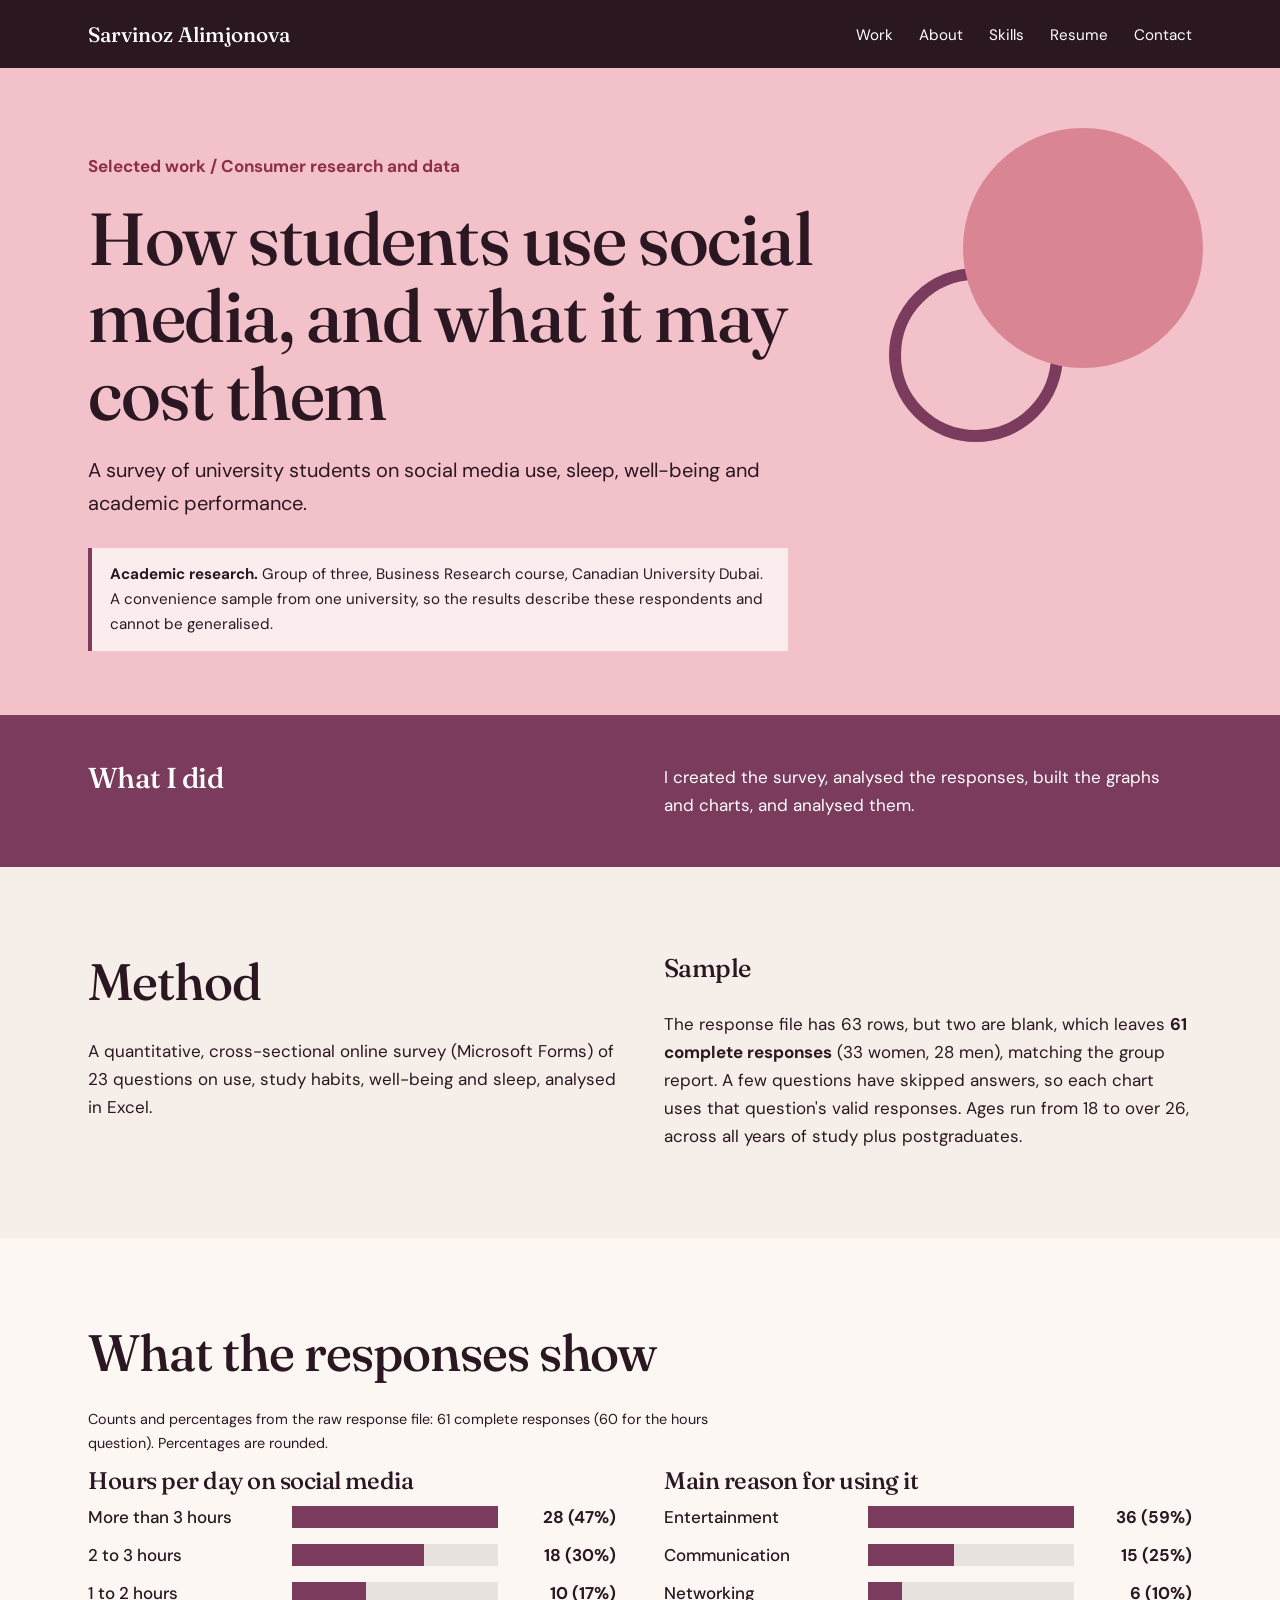
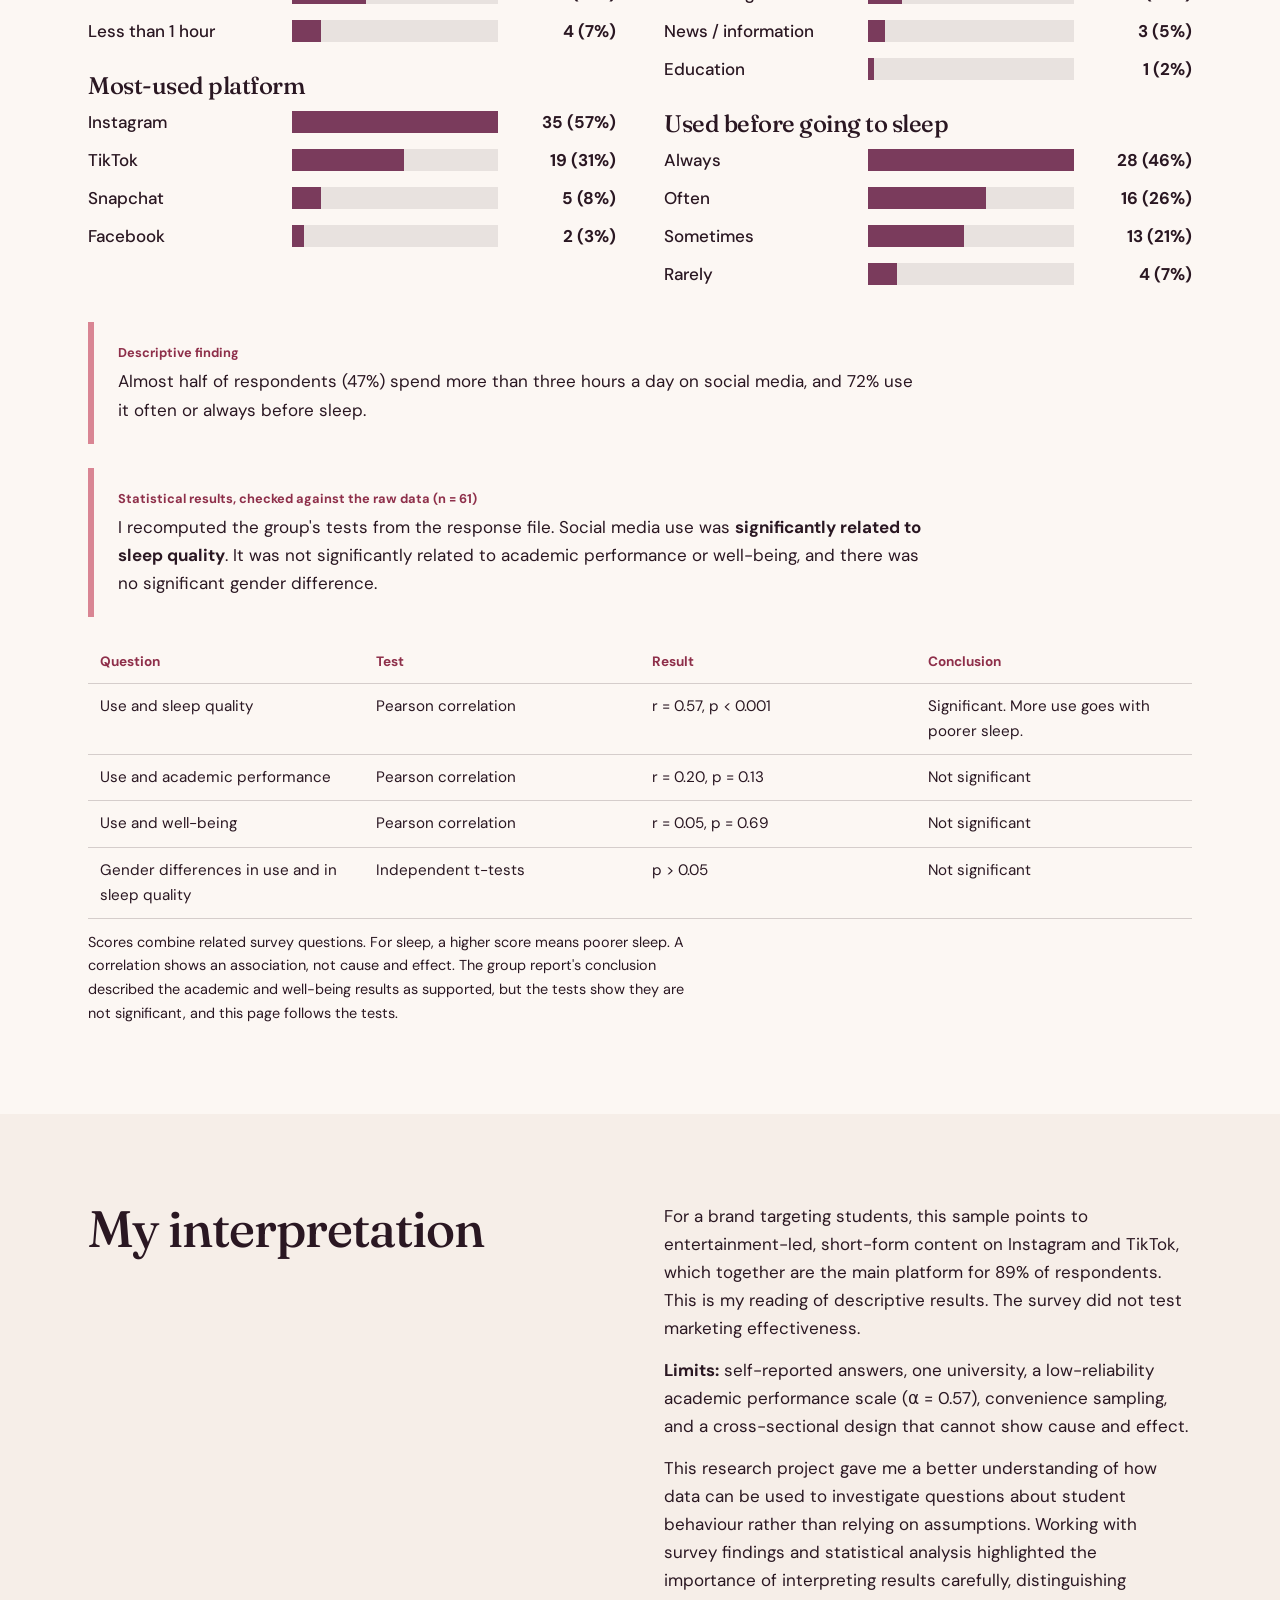
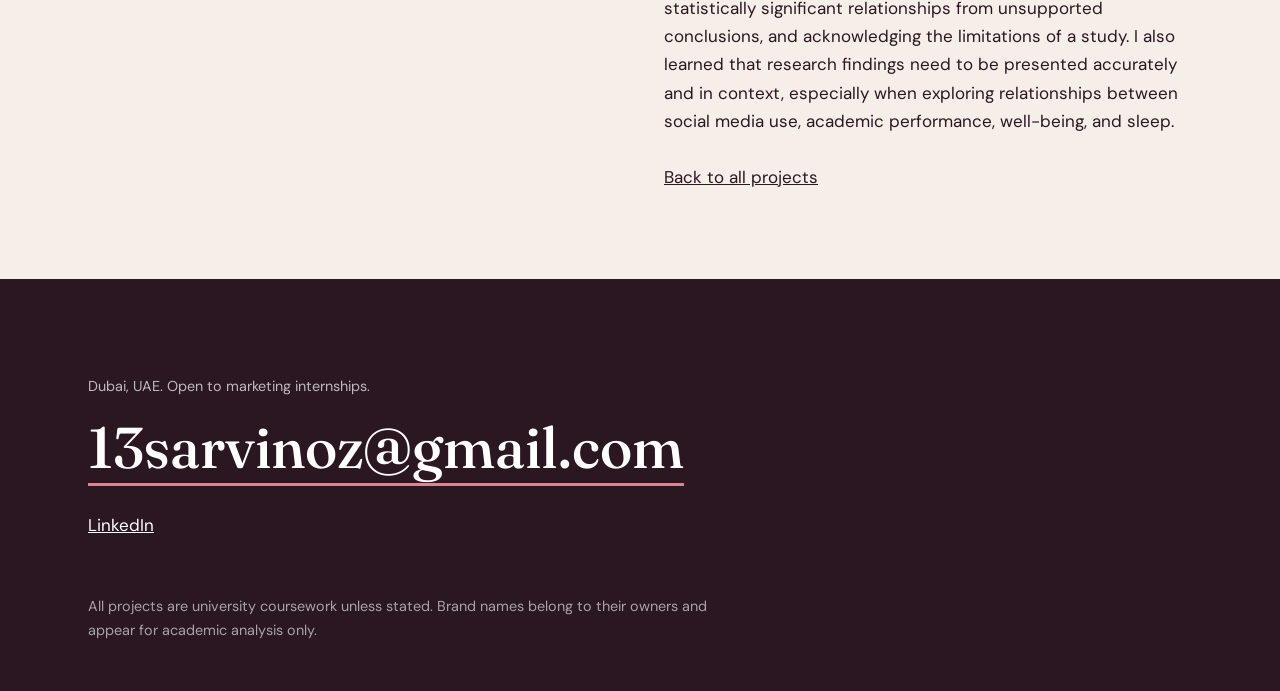
<file: research.html>
<!doctype html><html lang="en"><head><meta charset="utf-8"><meta name="viewport" content="width=device-width,initial-scale=1">
<title>Student social media and lifestyle research | Sarvinoz Alimjonova</title><meta name="description" content="Survey research on university students' social media use, sleep, well-being and academic performance.">
<link rel="icon" href="data:image/svg+xml,%3Csvg xmlns='http://www.w3.org/2000/svg' viewBox='0 0 64 64'%3E%3Crect width='64' height='64' rx='32' fill='%23ff5d73'/%3E%3Ctext x='32' y='44' font-size='32' text-anchor='middle' fill='%232a1722' font-family='Georgia'%3ESA%3C/text%3E%3C/svg%3E">
<link rel="preconnect" href="https://fonts.googleapis.com"><link rel="preconnect" href="https://fonts.gstatic.com" crossorigin>
<link href="https://fonts.googleapis.com/css2?family=DM+Sans:wght@400;500;700&family=Fraunces:opsz,wght@9..144,400;9..144,500;9..144,600&display=swap" rel="stylesheet">
<link rel="stylesheet" href="css/style.css"></head><body>
<header class="top"><div class="wrap"><a class="brand" href="index.html">Sarvinoz Alimjonova</a><nav aria-label="Main"><ul><li><a href="index.html#work">Work</a></li><li><a href="index.html#about">About</a></li><li><a href="index.html#skills">Skills</a></li><li><a href="index.html#resume">Resume</a></li><li><a href="index.html#contact">Contact</a></li></ul></nav></div></header><main><article>
<section class="pg-hero res-hero"><div class="wrap"><p class="role" style="color:var(--burg)"><a href="index.html#work" style="text-decoration:none">Selected work</a> / Consumer research and data</p>
<h1>How students use social media, and what it may cost them</h1><p class="lead" style="margin-top:22px;max-width:50ch">A survey of university students on social media use, sleep, well-being and academic performance.</p>
<div class="notice" style="border-color:var(--plum)"><strong>Academic research.</strong> Group of three, Business Research course, Canadian University Dubai. A convenience sample from one university, so the results describe these respondents and cannot be generalised.</div></div></section>
<section style="background:var(--plum);color:#fff;padding:48px 0"><div class="wrap cols2"><h2 style="margin:0;font-size:1.8rem">What I did</h2><p>I created the survey, analysed the responses, built the graphs and charts, and analysed them.</p></div></section>
<section><div class="wrap cols2"><div><h2>Method</h2><p>A quantitative, cross-sectional online survey (Microsoft Forms) of 23 questions on use, study habits, well-being and sleep, analysed in Excel.</p></div><div><h2 style="font-size:1.6rem">Sample</h2><p>The response file has 63 rows, but two are blank, which leaves <strong>61 complete responses</strong> (33 women, 28 men), matching the group report. A few questions have skipped answers, so each chart uses that question's valid responses. Ages run from 18 to over 26, across all years of study plus postgraduates.</p></div></div></section>
<section style="background:#fcf7f3"><div class="wrap"><h2>What the responses show</h2><p class="small" style="margin-bottom:12px">Counts and percentages from the raw response file: 61 complete responses (60 for the hours question). Percentages are rounded.</p>
<div class="cols2"><div><h3>Hours per day on social media</h3><div class="bar"><b>More than 3 hours</b><div><i style="width:100.0%"></i></div><em>28 (47%)</em></div><div class="bar"><b>2 to 3 hours</b><div><i style="width:64.3%"></i></div><em>18 (30%)</em></div><div class="bar"><b>1 to 2 hours</b><div><i style="width:35.7%"></i></div><em>10 (17%)</em></div><div class="bar"><b>Less than 1 hour</b><div><i style="width:14.3%"></i></div><em>4 (7%)</em></div><h3 style="margin-top:28px">Most-used platform</h3><div class="bar"><b>Instagram</b><div><i style="width:100.0%"></i></div><em>35 (57%)</em></div><div class="bar"><b>TikTok</b><div><i style="width:54.3%"></i></div><em>19 (31%)</em></div><div class="bar"><b>Snapchat</b><div><i style="width:14.3%"></i></div><em>5 (8%)</em></div><div class="bar"><b>Facebook</b><div><i style="width:5.7%"></i></div><em>2 (3%)</em></div></div><div><h3>Main reason for using it</h3><div class="bar"><b>Entertainment</b><div><i style="width:100.0%"></i></div><em>36 (59%)</em></div><div class="bar"><b>Communication</b><div><i style="width:41.7%"></i></div><em>15 (25%)</em></div><div class="bar"><b>Networking</b><div><i style="width:16.7%"></i></div><em>6 (10%)</em></div><div class="bar"><b>News / information</b><div><i style="width:8.3%"></i></div><em>3 (5%)</em></div><div class="bar"><b>Education</b><div><i style="width:2.8%"></i></div><em>1 (2%)</em></div><h3 style="margin-top:28px">Used before going to sleep</h3><div class="bar"><b>Always</b><div><i style="width:100.0%"></i></div><em>28 (46%)</em></div><div class="bar"><b>Often</b><div><i style="width:57.1%"></i></div><em>16 (26%)</em></div><div class="bar"><b>Sometimes</b><div><i style="width:46.4%"></i></div><em>13 (21%)</em></div><div class="bar"><b>Rarely</b><div><i style="width:14.3%"></i></div><em>4 (7%)</em></div></div></div>
<div class="callout"><span class="k">Descriptive finding</span>Almost half of respondents (47%) spend more than three hours a day on social media, and 72% use it often or always before sleep.</div>
<div class="callout"><span class="k">Statistical results, checked against the raw data (n = 61)</span>I recomputed the group's tests from the response file. Social media use was <strong>significantly related to sleep quality</strong>. It was not significantly related to academic performance or well-being, and there was no significant gender difference.</div>
<table><tr><th>Question</th><th>Test</th><th>Result</th><th>Conclusion</th></tr>
<tr><td>Use and sleep quality</td><td>Pearson correlation</td><td>r = 0.57, p &lt; 0.001</td><td>Significant. More use goes with poorer sleep.</td></tr>
<tr><td>Use and academic performance</td><td>Pearson correlation</td><td>r = 0.20, p = 0.13</td><td>Not significant</td></tr>
<tr><td>Use and well-being</td><td>Pearson correlation</td><td>r = 0.05, p = 0.69</td><td>Not significant</td></tr>
<tr><td>Gender differences in use and in sleep quality</td><td>Independent t-tests</td><td>p &gt; 0.05</td><td>Not significant</td></tr></table>
<p class="small" style="margin-top:12px">Scores combine related survey questions. For sleep, a higher score means poorer sleep. A correlation shows an association, not cause and effect. The group report's conclusion described the academic and well-being results as supported, but the tests show they are not significant, and this page follows the tests.</p></div></section>
<section><div class="wrap cols2"><h2>My interpretation</h2><div><p>For a brand targeting students, this sample points to entertainment-led, short-form content on Instagram and TikTok, which together are the main platform for 89% of respondents. This is my reading of descriptive results. The survey did not test marketing effectiveness.</p><p><strong>Limits:</strong> self-reported answers, one university, a low-reliability academic performance scale (α = 0.57), convenience sampling, and a cross-sectional design that cannot show cause and effect.</p><p>This research project gave me a better understanding of how data can be used to investigate questions about student behaviour rather than relying on assumptions. Working with survey findings and statistical analysis highlighted the importance of interpreting results carefully, distinguishing statistically significant relationships from unsupported conclusions, and acknowledging the limitations of a study. I also learned that research findings need to be presented accurately and in context, especially when exploring relationships between social media use, academic performance, well-being, and sleep.</p><p style="margin-top:28px"><a href="index.html#work">Back to all projects</a></p></div></div></section></article></main><footer id="contact"><div class="wrap"><p class="small" style="opacity:.7;margin-bottom:14px">Dubai, UAE. Open to marketing internships.</p><a class="mail" href="mailto:13sarvinoz@gmail.com">13sarvinoz@gmail.com</a><p style="margin-top:28px"><a href="https://www.linkedin.com/in/sarvinoz-alimjanova">LinkedIn</a></p><p class="small" style="opacity:.6;margin-top:56px">All projects are university coursework unless stated. Brand names belong to their owners and appear for academic analysis only.</p></div></footer></body></html>
</file>
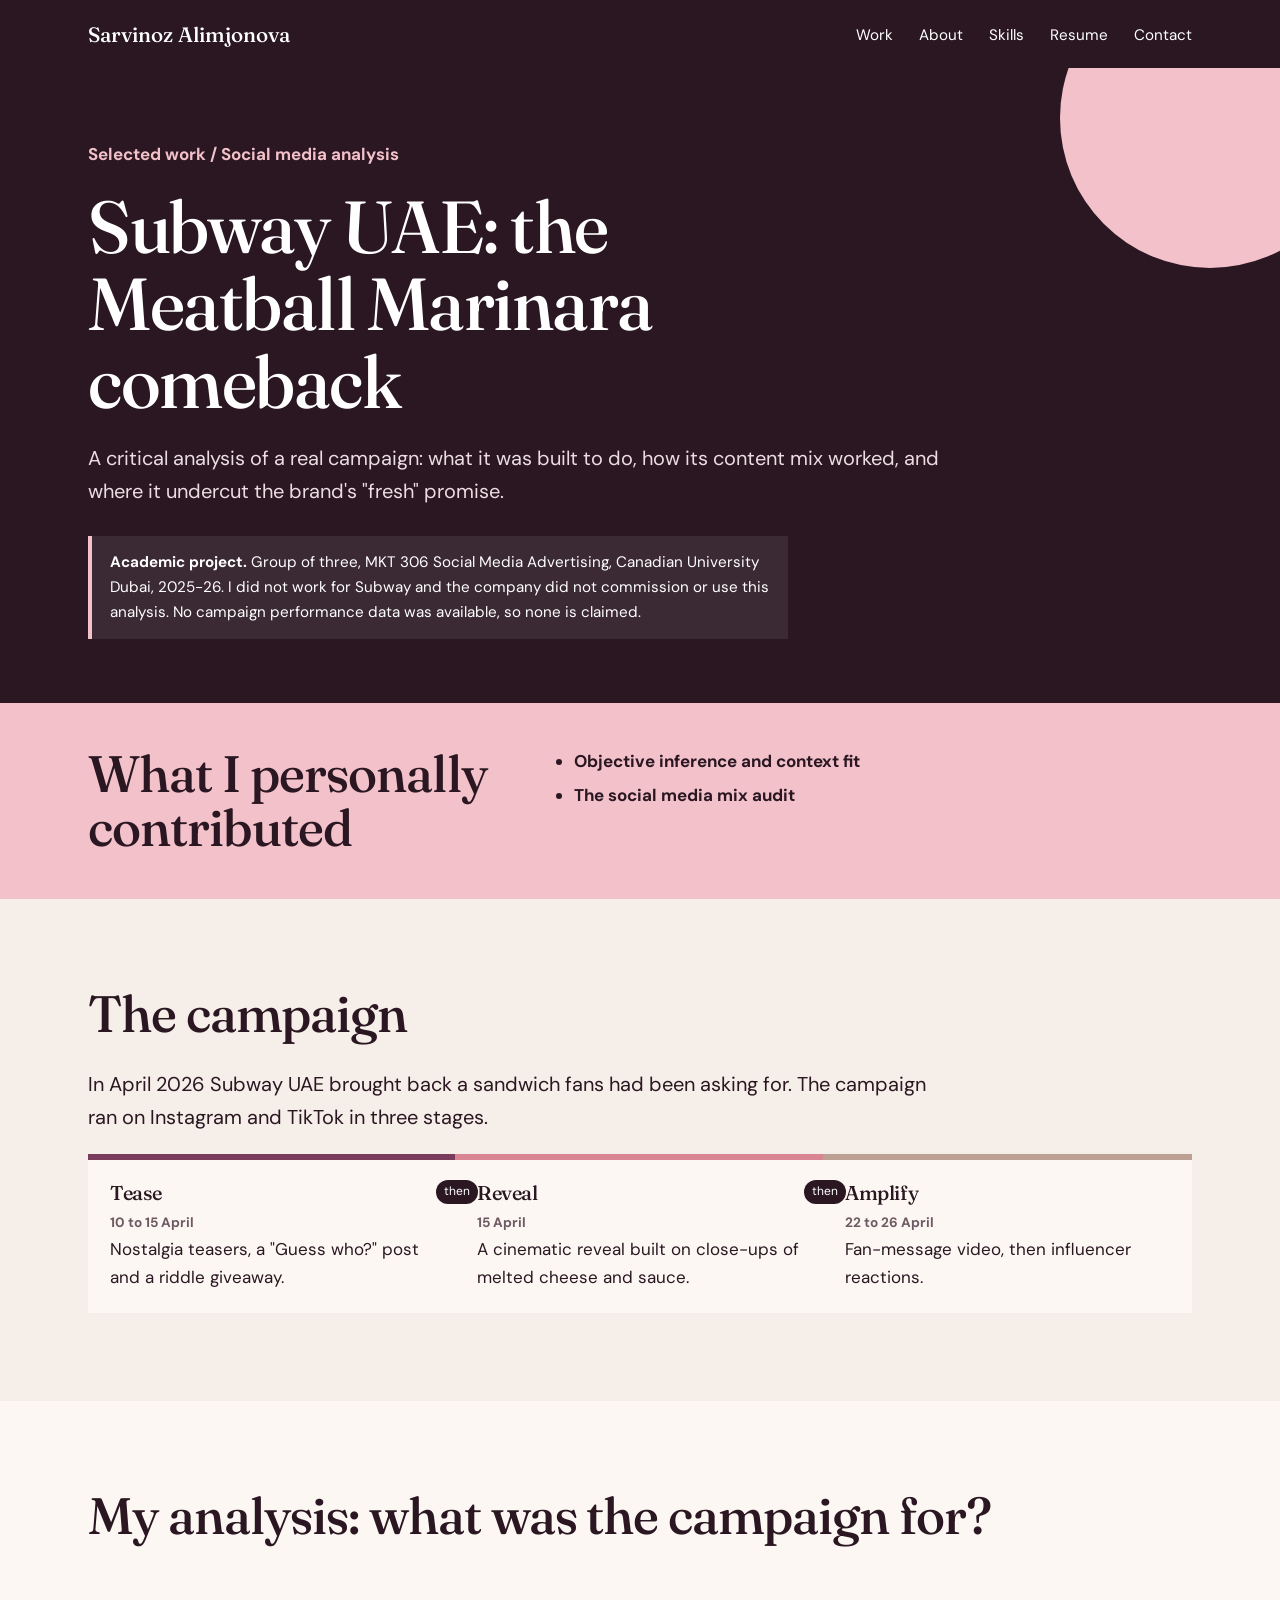
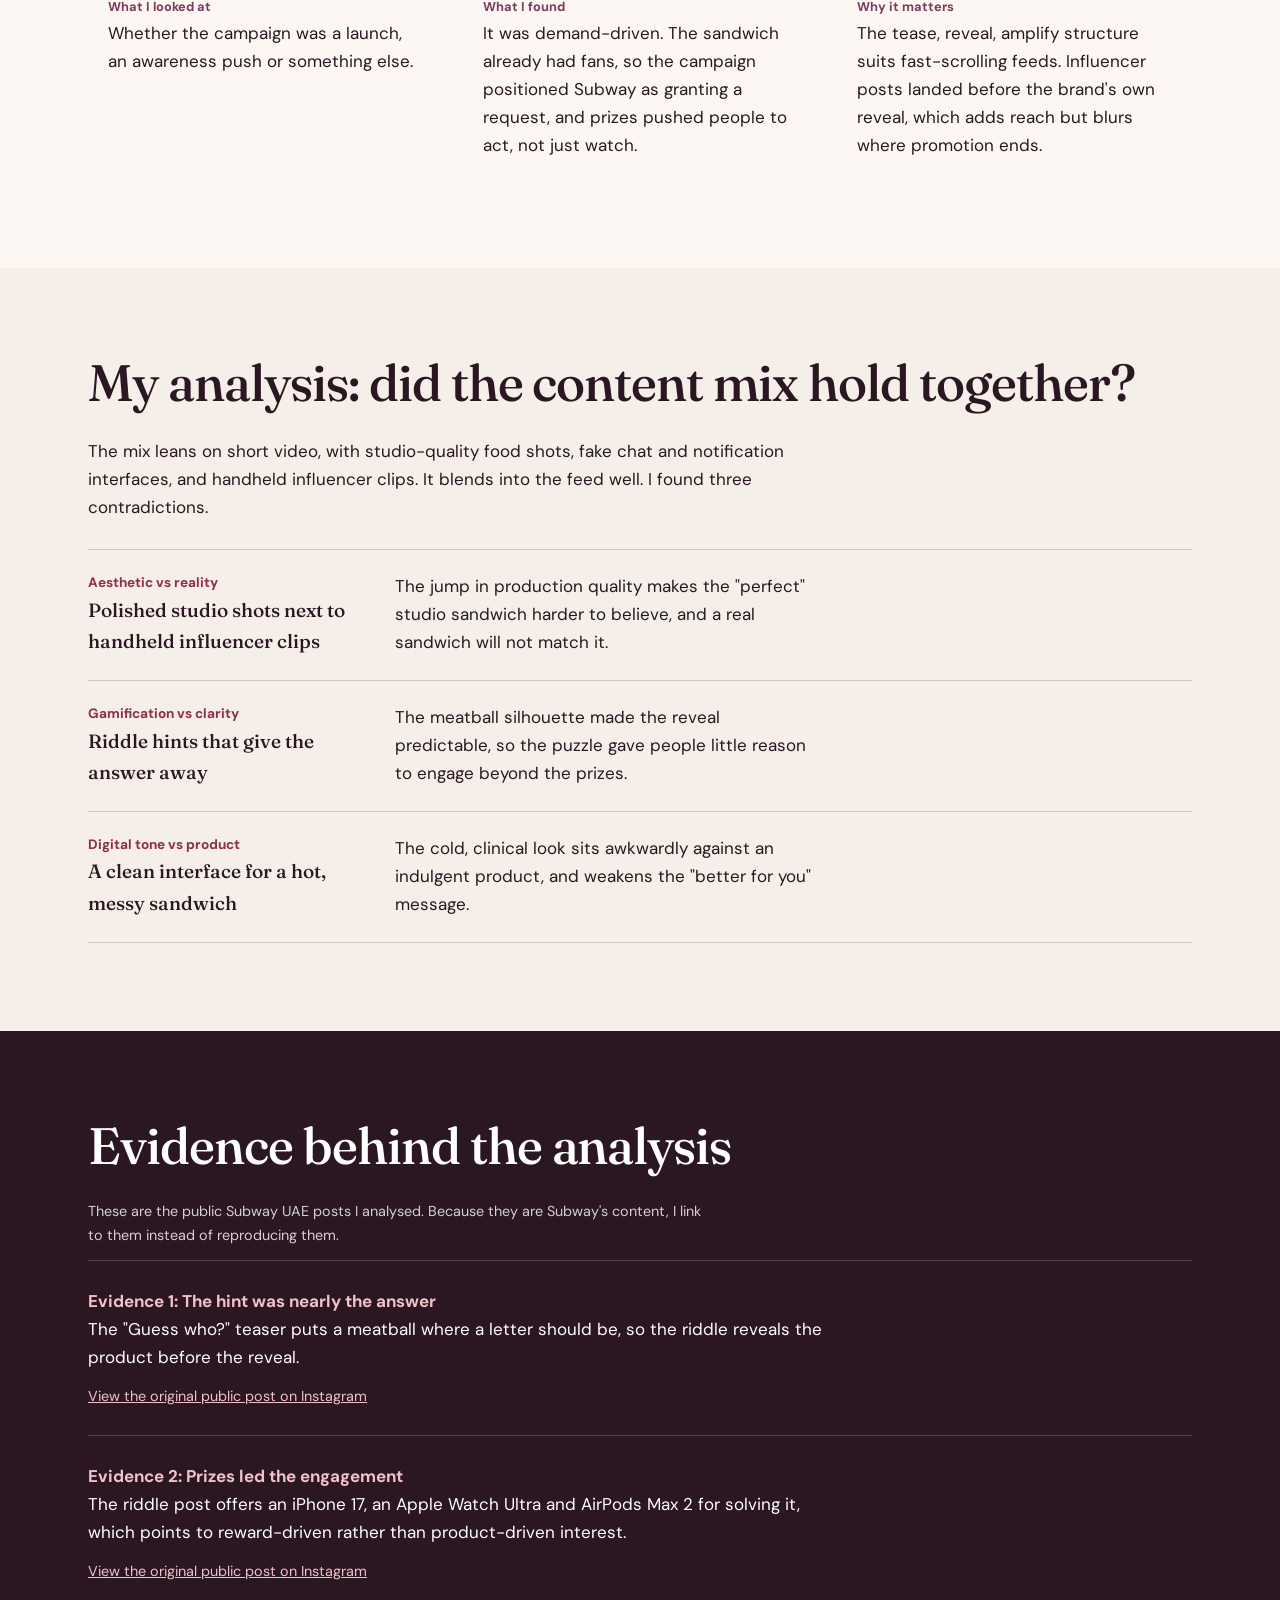
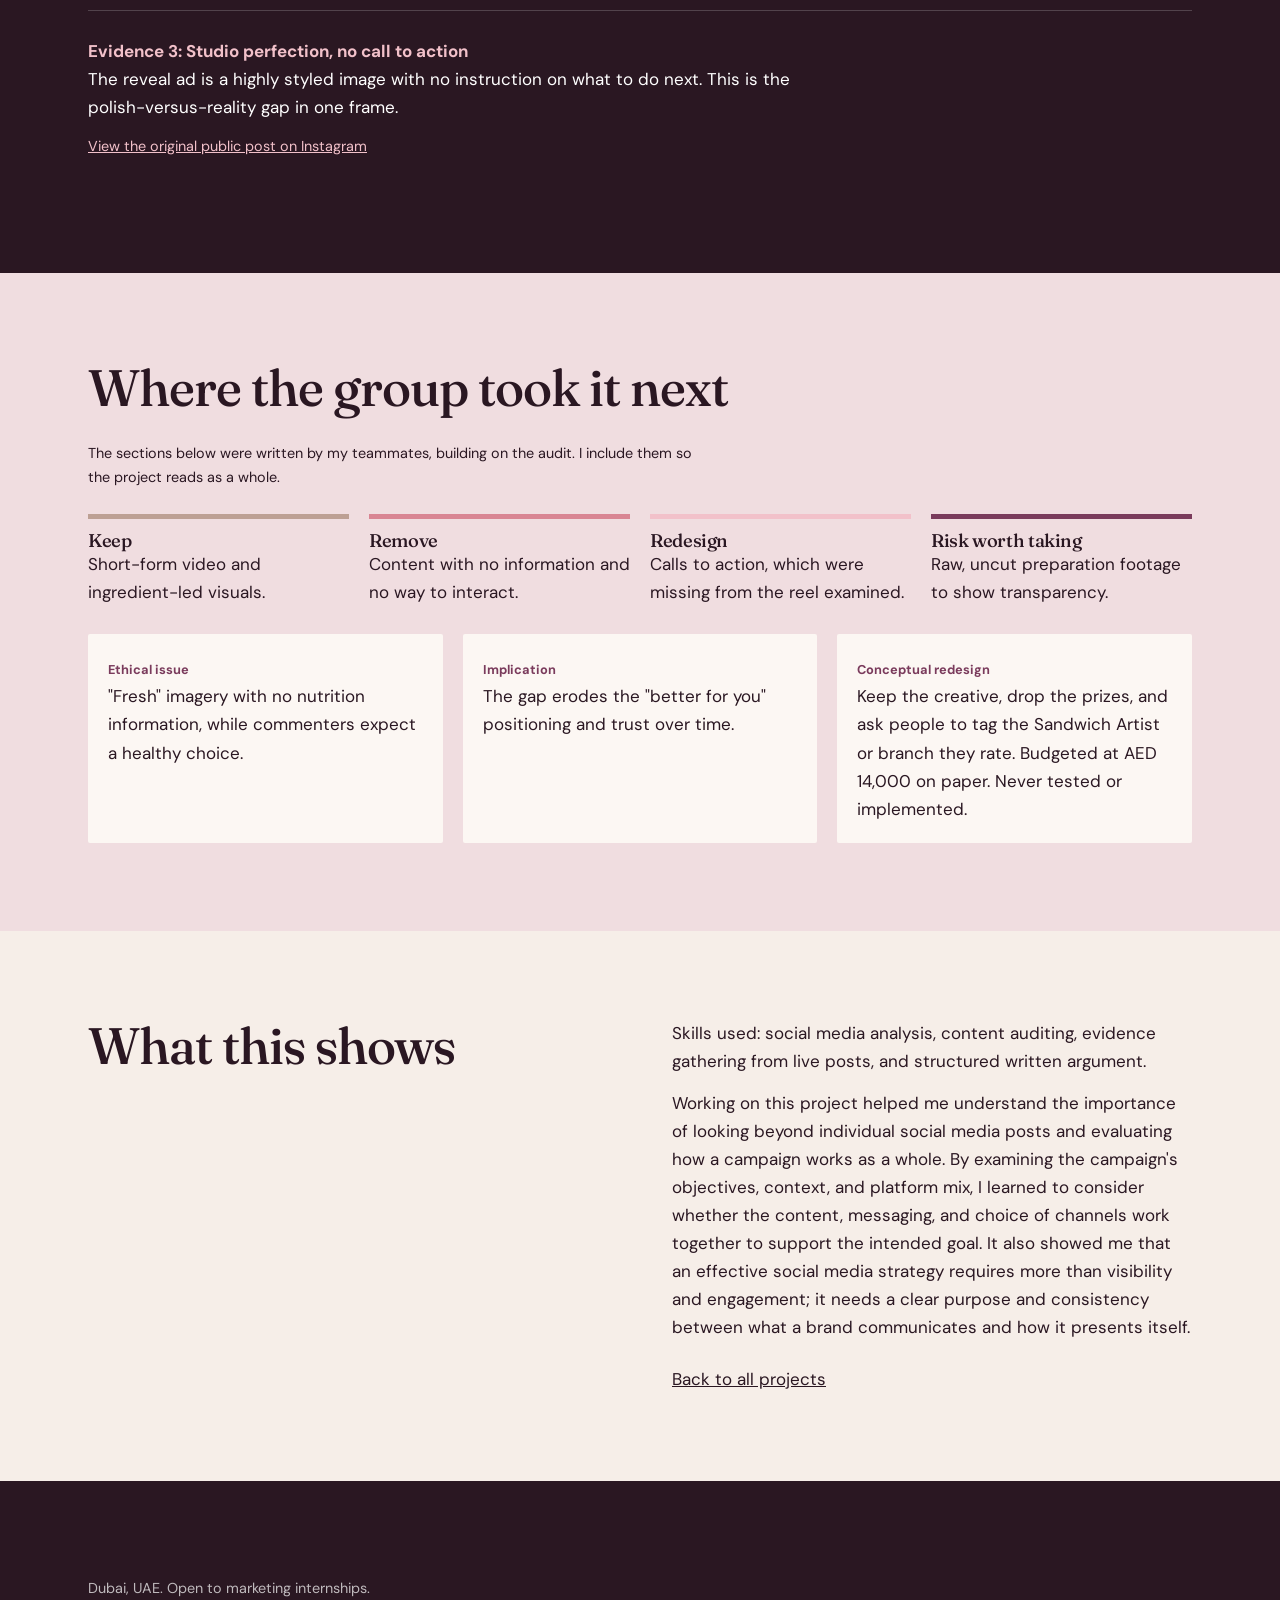
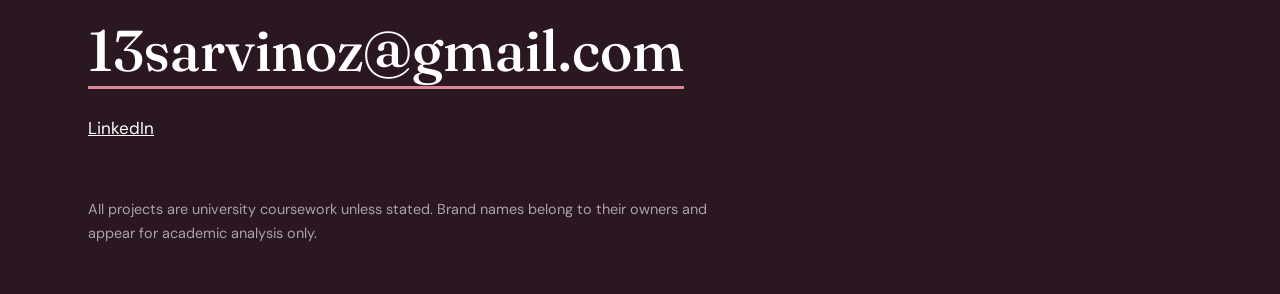
<file: subway.html>
<!doctype html><html lang="en"><head><meta charset="utf-8"><meta name="viewport" content="width=device-width,initial-scale=1">
<title>Subway UAE case study | Sarvinoz Alimjonova</title><meta name="description" content="Academic case study: a critical analysis of Subway UAE's 2026 Meatball Marinara comeback campaign on Instagram and TikTok.">
<link rel="icon" href="data:image/svg+xml,%3Csvg xmlns='http://www.w3.org/2000/svg' viewBox='0 0 64 64'%3E%3Crect width='64' height='64' rx='32' fill='%23ff5d73'/%3E%3Ctext x='32' y='44' font-size='32' text-anchor='middle' fill='%232a1722' font-family='Georgia'%3ESA%3C/text%3E%3C/svg%3E">
<link rel="preconnect" href="https://fonts.googleapis.com"><link rel="preconnect" href="https://fonts.gstatic.com" crossorigin>
<link href="https://fonts.googleapis.com/css2?family=DM+Sans:wght@400;500;700&family=Fraunces:opsz,wght@9..144,400;9..144,500;9..144,600&display=swap" rel="stylesheet">
<link rel="stylesheet" href="css/style.css"></head><body>
<header class="top"><div class="wrap"><a class="brand" href="index.html">Sarvinoz Alimjonova</a><nav aria-label="Main"><ul><li><a href="index.html#work">Work</a></li><li><a href="index.html#about">About</a></li><li><a href="index.html#skills">Skills</a></li><li><a href="index.html#resume">Resume</a></li><li><a href="index.html#contact">Contact</a></li></ul></nav></div></header><main><article>
<section class="sub-hero"><div class="wrap"><p class="role"><a href="index.html#work" style="text-decoration:none">Selected work</a> / Social media analysis</p>
<h1>Subway UAE: the Meatball Marinara comeback</h1>
<p class="lead" style="margin-top:22px;color:#ecdde2">A critical analysis of a real campaign: what it was built to do, how its content mix worked, and where it undercut the brand's "fresh" promise.</p>
<div class="notice"><strong>Academic project.</strong> Group of three, MKT 306 Social Media Advertising, Canadian University Dubai, 2025-26. I did not work for Subway and the company did not commission or use this analysis. No campaign performance data was available, so none is claimed.</div></div></section>
<section class="mine"><div class="wrap"><h2 style="margin:0">What I personally contributed</h2><ul><li>Objective inference and context fit</li><li>The social media mix audit</li></ul></div></section>

<section><div class="wrap"><h2>The campaign</h2><p class="lead">In April 2026 Subway UAE brought back a sandwich fans had been asking for. The campaign ran on Instagram and TikTok in three stages.</p>
<div class="flow"><div style="--c:var(--plum)"><h3>Tease</h3><span class="d">10 to 15 April</span><p>Nostalgia teasers, a "Guess who?" post and a riddle giveaway.</p></div>
<div style="--c:var(--rose)"><h3>Reveal</h3><span class="d">15 April</span><p>A cinematic reveal built on close-ups of melted cheese and sauce.</p></div>
<div style="--c:var(--taupe)"><h3>Amplify</h3><span class="d">22 to 26 April</span><p>Fan-message video, then influencer reactions.</p></div></div></div></section>

<section style="background:#fcf7f3"><div class="wrap"><h2>My analysis: what was the campaign for?</h2>
<div class="chain"><div><span class="k">What I looked at</span><p>Whether the campaign was a launch, an awareness push or something else.</p></div>
<div><span class="k">What I found</span><p>It was demand-driven. The sandwich already had fans, so the campaign positioned Subway as granting a request, and prizes pushed people to act, not just watch.</p></div>
<div><span class="k">Why it matters</span><p>The tease, reveal, amplify structure suits fast-scrolling feeds. Influencer posts landed before the brand's own reveal, which adds reach but blurs where promotion ends.</p></div></div></div></section>

<section><div class="wrap"><h2>My analysis: did the content mix hold together?</h2>
<p>The mix leans on short video, with studio-quality food shots, fake chat and notification interfaces, and handheld influencer clips. It blends into the feed well. I found three contradictions.</p>
<div class="rows" style="margin-top:28px">
<div><div><span class="k">Aesthetic vs reality</span><b>Polished studio shots next to handheld influencer clips</b></div>The jump in production quality makes the "perfect" studio sandwich harder to believe, and a real sandwich will not match it.</div>
<div><div><span class="k">Gamification vs clarity</span><b>Riddle hints that give the answer away</b></div>The meatball silhouette made the reveal predictable, so the puzzle gave people little reason to engage beyond the prizes.</div>
<div><div><span class="k">Digital tone vs product</span><b>A clean interface for a hot, messy sandwich</b></div>The cold, clinical look sits awkwardly against an indulgent product, and weakens the "better for you" message.</div></div></div></section>

<section class="dark"><div class="wrap"><h2>Evidence behind the analysis</h2><p class="small" style="opacity:.8;margin-bottom:12px">These are the public Subway UAE posts I analysed. Because they are Subway's content, I link to them instead of reproducing them.</p><div class="ev noimg"><div><b>Evidence 1: The hint was nearly the answer</b><p>The "Guess who?" teaser puts a meatball where a letter should be, so the riddle reveals the product before the reveal.</p><p class="small"><a href="https://www.instagram.com/p/DXJH-E3jPGA/" target="_blank" rel="noopener" style="color:var(--blush)">View the original public post on Instagram</a></p></div></div><div class="ev noimg"><div><b>Evidence 2: Prizes led the engagement</b><p>The riddle post offers an iPhone 17, an Apple Watch Ultra and AirPods Max 2 for solving it, which points to reward-driven rather than product-driven interest.</p><p class="small"><a href="https://www.instagram.com/reel/DXB1eWSjVq5/" target="_blank" rel="noopener" style="color:var(--blush)">View the original public post on Instagram</a></p></div></div><div class="ev noimg"><div><b>Evidence 3: Studio perfection, no call to action</b><p>The reveal ad is a highly styled image with no instruction on what to do next. This is the polish-versus-reality gap in one frame.</p><p class="small"><a href="https://www.instagram.com/reel/DXb79LWDEZ1/" target="_blank" rel="noopener" style="color:var(--blush)">View the original public post on Instagram</a></p></div></div></div></section>

<section class="group"><div class="wrap"><h2>Where the group took it next</h2><p class="small" style="margin-bottom:24px">The sections below were written by my teammates, building on the audit. I include them so the project reads as a whole.</p>
<div class="four"><div style="--c:var(--taupe)"><h3>Keep</h3><p>Short-form video and ingredient-led visuals.</p></div><div style="--c:var(--rose)"><h3>Remove</h3><p>Content with no information and no way to interact.</p></div><div style="--c:var(--blush)"><h3>Redesign</h3><p>Calls to action, which were missing from the reel examined.</p></div><div style="--c:var(--plum)"><h3>Risk worth taking</h3><p>Raw, uncut preparation footage to show transparency.</p></div></div>
<div class="chain" style="margin-top:28px"><div><span class="k">Ethical issue</span><p>"Fresh" imagery with no nutrition information, while commenters expect a healthy choice.</p></div><div><span class="k">Implication</span><p>The gap erodes the "better for you" positioning and trust over time.</p></div><div><span class="k">Conceptual redesign</span><p>Keep the creative, drop the prizes, and ask people to tag the Sandwich Artist or branch they rate. Budgeted at AED 14,000 on paper. Never tested or implemented.</p></div></div></div></section>

<section><div class="wrap about"><h2>What this shows</h2><div><p>Skills used: social media analysis, content auditing, evidence gathering from live posts, and structured written argument.</p><p>Working on this project helped me understand the importance of looking beyond individual social media posts and evaluating how a campaign works as a whole. By examining the campaign's objectives, context, and platform mix, I learned to consider whether the content, messaging, and choice of channels work together to support the intended goal. It also showed me that an effective social media strategy requires more than visibility and engagement; it needs a clear purpose and consistency between what a brand communicates and how it presents itself.</p><p style="margin-top:24px"><a href="index.html#work">Back to all projects</a></p></div></div></section>
</article></main><footer id="contact"><div class="wrap"><p class="small" style="opacity:.7;margin-bottom:14px">Dubai, UAE. Open to marketing internships.</p><a class="mail" href="mailto:13sarvinoz@gmail.com">13sarvinoz@gmail.com</a><p style="margin-top:28px"><a href="https://www.linkedin.com/in/sarvinoz-alimjanova">LinkedIn</a></p><p class="small" style="opacity:.6;margin-top:56px">All projects are university coursework unless stated. Brand names belong to their owners and appear for academic analysis only.</p></div></footer></body></html>
</file>
<file: css/style.css>
:root{--ink:#2a1722;--paper:#f6eee8;--plum:#7a3b5c;--rose:#d98593;--blush:#f2c1ca;--taupe:#bda094;--sand:#ead7cc;--burg:#8e2f4a;--grey:#6e5a62;--serif:'Fraunces',Georgia,serif;--sans:'DM Sans',system-ui,sans-serif;--max:1160px;--grain:url("data:image/svg+xml,%3Csvg xmlns='http://www.w3.org/2000/svg' width='160' height='160'%3E%3Cfilter id='n'%3E%3CfeTurbulence baseFrequency='.8' numOctaves='2'/%3E%3C/filter%3E%3Crect width='160' height='160' filter='url(%23n)' opacity='.5'/%3E%3C/svg%3E")}
*{box-sizing:border-box;margin:0}html{scroll-behavior:smooth}
@media(prefers-reduced-motion:reduce){html{scroll-behavior:auto}*{transition:none!important}}
body{font:17px/1.65 var(--sans);color:var(--ink);background:var(--paper)}
img{max-width:100%;display:block}a{color:inherit}:focus-visible{outline:3px solid var(--blush);outline-offset:3px}
.wrap{max-width:var(--max);margin:0 auto;padding:0 28px}section{padding:88px 0}
h1,h2,h3{font-family:var(--serif);font-weight:500;line-height:1.05;letter-spacing:-.02em}
h1{font-size:clamp(2.8rem,7.4vw,6rem)}h2{font-size:clamp(2rem,4.2vw,3.2rem);margin-bottom:28px}h3{font-size:1.5rem}
p{max-width:62ch}p+p{margin-top:14px}.lead{font-size:1.25rem}.small{font-size:.9rem}
header.top{background:var(--ink);color:#fff;position:sticky;top:0;z-index:9}
header.top .wrap{display:flex;justify-content:space-between;align-items:center;height:68px}
.brand{font:500 1.3rem var(--serif);text-decoration:none}nav ul{display:flex;gap:26px;list-style:none;padding:0}
nav a{text-decoration:none;font-size:.95rem;padding-bottom:3px;background:linear-gradient(var(--blush),var(--blush)) 0 100%/0 2px no-repeat;transition:background-size .25s}nav a:hover{background-size:100% 2px}
.hero{background:var(--ink);color:#fff;position:relative;overflow:hidden;padding:84px 0 72px}
.hero:before{content:"";position:absolute;inset:0;background:var(--grain);opacity:.08;mix-blend-mode:screen;pointer-events:none}
.hero .wrap{display:grid;grid-template-columns:1.3fr .7fr;gap:40px;align-items:center;position:relative}
.hero .lead{margin:28px 0 32px;color:#ecdde2}.role{color:var(--blush);font-weight:700;margin-bottom:20px}
.btn{display:inline-block;padding:13px 26px;border-radius:99px;background:var(--blush);color:var(--ink);font-weight:700;text-decoration:none;margin:0 10px 10px 0;border:2px solid var(--blush);transition:transform .2s}
.btn.alt{background:transparent;color:#fff;border-color:#ffffff88}.btn:hover{transform:translateY(-3px)}
.lenses{display:flex;flex-wrap:wrap;gap:8px 26px;margin-top:40px;padding-top:22px;border-top:1px solid #ffffff30;color:#d9c6cc;font-size:.95rem}
.art{position:relative;height:440px}.art i{position:absolute;display:block;transition:transform .5s}
.art .a{width:250px;height:250px;border-radius:50%;background:var(--rose);right:30px;top:10px}
.art .b{width:190px;height:290px;border-radius:99px 99px 0 0;background:var(--plum);left:20px;bottom:0;mix-blend-mode:screen}
.art .c{width:120px;height:120px;border-radius:50%;background:var(--blush);right:0;bottom:50px}
.art .d{width:150px;height:150px;border-radius:50%;border:14px solid var(--taupe);left:110px;top:30px}
.art:hover .a{transform:translate(-14px,10px)}.art:hover .b{transform:translateY(-14px)}.art:hover .c{transform:translate(10px,-12px)}.art:hover .d{transform:translate(12px,12px)}
.filters{display:flex;flex-wrap:wrap;gap:6px 24px;margin:0 0 20px}
.filters button{font:inherit;background:none;border:0;border-bottom:2px solid transparent;padding:4px 0;color:var(--grey);cursor:pointer}
.filters button[aria-pressed=true]{color:var(--ink);border-color:var(--rose);font-weight:700}
.work{list-style:none;padding:0;border-bottom:1px solid #2a172230}.work li[hidden]{display:none}
.work a{display:grid;grid-template-columns:1.1fr 1.5fr .9fr;gap:32px;padding:34px 20px;border-top:1px solid #2a172230;text-decoration:none;position:relative;transition:background .3s,color .3s,padding .3s}
.work a:hover,.work a:focus-visible{background:var(--c);color:var(--t,var(--ink));padding-left:36px}
.work h3{font-size:clamp(1.6rem,3vw,2.2rem)}.work .cat{font-size:.88rem;font-weight:700;display:flex;gap:10px;align-items:center;margin-bottom:10px}
.g{display:inline-block;width:16px;height:16px;background:var(--c)}.g.circle{border-radius:50%}.g.arch{border-radius:99px 99px 0 0}.g.bars{background:linear-gradient(90deg,var(--c) 30%,transparent 30% 40%,var(--c) 40% 70%,transparent 70% 80%,var(--c) 80%);height:12px}.g.grid{background:radial-gradient(var(--c) 35%,transparent 40%) 0 0/8px 8px}
.work a:hover .g{background-color:currentColor;outline-color:currentColor}.work .role-l{font-weight:700;font-size:.9rem}.work p{font-size:.98rem}
.tags span{display:inline-block;font-size:.8rem;border:1px solid currentColor;border-radius:99px;padding:1px 10px;margin:0 6px 6px 0}.view{display:block;margin-top:10px;font-weight:700}
.work .ph{opacity:.6}.work .ph a{border-top-style:dashed}
.statement{font:500 clamp(1.7rem,3.4vw,2.5rem)/1.2 var(--serif)}
.about{display:grid;grid-template-columns:1fr 1fr;gap:64px;align-items:start}.about .statement{position:sticky;top:100px}
.band{background:var(--plum);color:#fff;position:relative;overflow:hidden}.band:after{content:"";position:absolute;width:340px;height:340px;border-radius:50%;background:var(--rose);right:-90px;bottom:-170px}
.band .wrap{position:relative;z-index:1}.skills{display:grid;grid-template-columns:1fr 1fr;gap:20px 48px}.skills dt{font-weight:700;color:var(--blush)}.skills dd{margin-bottom:14px}
.certs{list-style:none;padding:0}.certs li{border-left:4px solid var(--taupe);padding:2px 0 2px 16px;margin-bottom:18px}
footer{background:var(--ink);color:#fff;padding:96px 0 48px}footer .mail{font:500 clamp(1.6rem,5vw,3.6rem) var(--serif);text-decoration:none;border-bottom:3px solid var(--rose)}footer .mail:hover{color:var(--blush)}
.todo{background:#fbe3a6;color:var(--ink);padding:0 4px}
.notice{border-left:4px solid var(--blush);background:#ffffff14;padding:14px 18px;margin:28px 0 0;max-width:70ch;font-size:.95rem}
/* case study: subway */
.sub-hero{background:var(--ink);color:#fff;padding:72px 0 64px;position:relative;overflow:hidden}.sub-hero:after{content:"";position:absolute;width:300px;height:300px;border-radius:50%;background:var(--blush);right:-80px;top:-100px}
.sub-hero .wrap{position:relative;z-index:1}.sub-hero h1{font-size:clamp(2.4rem,6vw,4.6rem);max-width:15ch}
.mine{background:var(--blush);padding:44px 0}.mine .wrap{display:grid;grid-template-columns:.8fr 1.2fr;gap:40px}.mine ul{padding-left:20px}.mine li{margin-bottom:6px;font-weight:700}
.flow{display:grid;grid-template-columns:repeat(3,1fr);gap:0;margin-top:20px}.flow>div{padding:22px;background:#fcf7f3;border-top:6px solid var(--c);position:relative}.flow>div+div{margin-left:-1px}
.flow>div:not(:last-child):after{content:"then";position:absolute;right:-22px;top:20px;z-index:2;background:var(--ink);color:#fff;font-size:.75rem;padding:2px 8px;border-radius:99px}
.flow h3{font-size:1.25rem;margin-bottom:4px}.flow .d{font-weight:700;font-size:.85rem;color:var(--grey)}
.rows>div{display:grid;grid-template-columns:.8fr 1.2fr 1fr;gap:28px;padding:22px 0;border-top:1px solid #2a172230}.rows>div:last-child{border-bottom:1px solid #2a172230}.rows b{font-family:var(--serif);font-size:1.2rem;font-weight:500}.rows .k{font-size:.85rem;font-weight:700;color:var(--burg);display:block}
.ev{display:grid;grid-template-columns:150px 1fr;gap:28px;align-items:start;padding:26px 0;border-top:1px solid #ffffff30}.ev img{border-radius:6px;border:2px solid var(--blush)}.ev b{color:var(--blush)}
.dark{background:var(--ink);color:#fff}.group{background:#f0dde0}.four{display:grid;grid-template-columns:repeat(4,1fr);gap:20px}.four>div{border-top:5px solid var(--c);padding-top:12px}.four h3{font-size:1.15rem}
.chain{display:grid;grid-template-columns:repeat(3,1fr);gap:20px}.chain>div{background:#fcf7f3;padding:20px;border-radius:2px}.chain .k{font-size:.8rem;font-weight:700;color:var(--plum)}
@media(max-width:860px){.hero .wrap,.about,.skills,.mine .wrap,.flow,.chain,.four{grid-template-columns:1fr}.art{height:260px;transform:scale(.7);transform-origin:left top}.work a,.rows>div{grid-template-columns:1fr;gap:10px}.ev{grid-template-columns:110px 1fr}.about .statement{position:static}.flow>div:not(:last-child):after{display:none}nav li:nth-child(n+4){display:none}nav ul{gap:16px}.four{grid-template-columns:1fr 1fr}}
.g{outline:1.5px solid var(--ink)}
.cols2{display:grid;grid-template-columns:1fr 1fr;gap:48px}.cols3{display:grid;grid-template-columns:repeat(3,1fr);gap:24px}
.pg-hero{padding:84px 0 64px;position:relative;overflow:hidden}.pg-hero .wrap{position:relative;z-index:1}.pg-hero h1{font-size:clamp(2.4rem,6vw,4.6rem);max-width:16ch}
.oun-hero{background:var(--sand)}.oun-hero:after{content:"";position:absolute;right:6%;top:0;width:260px;height:420px;border-radius:260px 260px 0 0;background:var(--blush)}.oun-hero:before{content:"";position:absolute;right:calc(6% + 150px);bottom:30px;width:120px;height:120px;border-radius:50%;background:var(--plum)}
.oun-hero .notice,.res-hero .notice{background:#ffffffb0}
.res-hero{background:var(--blush)}.res-hero:after{content:"";position:absolute;right:6%;top:60px;width:240px;height:240px;border-radius:50%;background:var(--rose)}.res-hero:before{content:"";position:absolute;right:calc(6% + 140px);top:200px;width:150px;height:150px;border-radius:50%;border:12px solid var(--plum)}
.hm-hero{background:var(--ink);color:#fff;background-image:linear-gradient(#ffffff12 1px,transparent 1px),linear-gradient(90deg,#ffffff12 1px,transparent 1px);background-size:36px 36px}.hm-hero .lead{color:#ecdde2}
.hm-hero:after{content:"";position:absolute;right:6%;top:50px;width:200px;height:200px;border:2px solid var(--blush);border-radius:50%;box-shadow:60px 60px 0 -2px var(--rose)}
.tag-row span{display:inline-block;border:1.5px solid currentColor;border-radius:99px;padding:1px 12px;margin:0 8px 8px 0;font-size:.85rem;font-weight:700}
.bar{display:grid;grid-template-columns:minmax(120px,190px) 1fr 104px;gap:14px;align-items:center;margin:10px 0}.bar b{font-weight:500}.bar div{background:#2a172218;height:22px}.bar i{display:block;height:100%;background:var(--plum)}.bar em{font-style:normal;font-weight:700;text-align:right}
.callout{border-left:6px solid var(--rose);background:#fcf7f3;padding:20px 24px;margin:24px 0;max-width:72ch}.callout .k{font-size:.8rem;font-weight:700;color:var(--burg);display:block;margin-bottom:4px}
.tl{display:grid;grid-template-columns:2fr 1fr 3fr 1fr 1fr;gap:4px;margin-top:20px}.tl div{padding:14px;background:var(--blush);font-size:.9rem;border-top:6px solid var(--plum)}.tl b{display:block;font-family:var(--serif);font-size:1.1rem;font-weight:500}
table{border-collapse:collapse;width:100%;margin-top:16px;font-size:.95rem}th,td{text-align:left;padding:10px 12px;border-bottom:1px solid #2a172230;vertical-align:top}th{font-size:.85rem;color:var(--burg)}
.shot{background:#fcf7f3;border:1px solid #2a172230;padding:10px}.shot img{width:100%}.shot figcaption{font-size:.85rem;margin-top:8px;color:var(--grey)}.dark .shot figcaption{color:#5b4650}
.step{display:grid;grid-template-columns:repeat(4,1fr);gap:0}.step>div{padding:16px;border-top:6px solid var(--plum);background:#fcf7f3;font-size:.95rem}.step>div:nth-child(2){border-color:var(--rose)}.step>div:nth-child(3){border-color:var(--taupe)}.step>div:nth-child(4){border-color:var(--ink)}
.tabs span{background:var(--blush);color:var(--ink);font-weight:700;padding:6px 12px;display:inline-block;margin:0 8px 8px 0;font-size:.9rem}
@media(max-width:860px){.cols2,.cols3,.step{grid-template-columns:1fr}.tl{grid-template-columns:1fr}.bar{grid-template-columns:1fr 70px}.bar div{grid-column:1/-1;order:3}.oun-hero:after,.oun-hero:before,.res-hero:after,.hm-hero:after{display:none}}
table{table-layout:fixed}td,th{overflow-wrap:anywhere}
@media(max-width:860px){.scrollx{overflow-x:auto}.scrollx img{min-width:780px}}
.ev.noimg{grid-template-columns:1fr}
</file>
